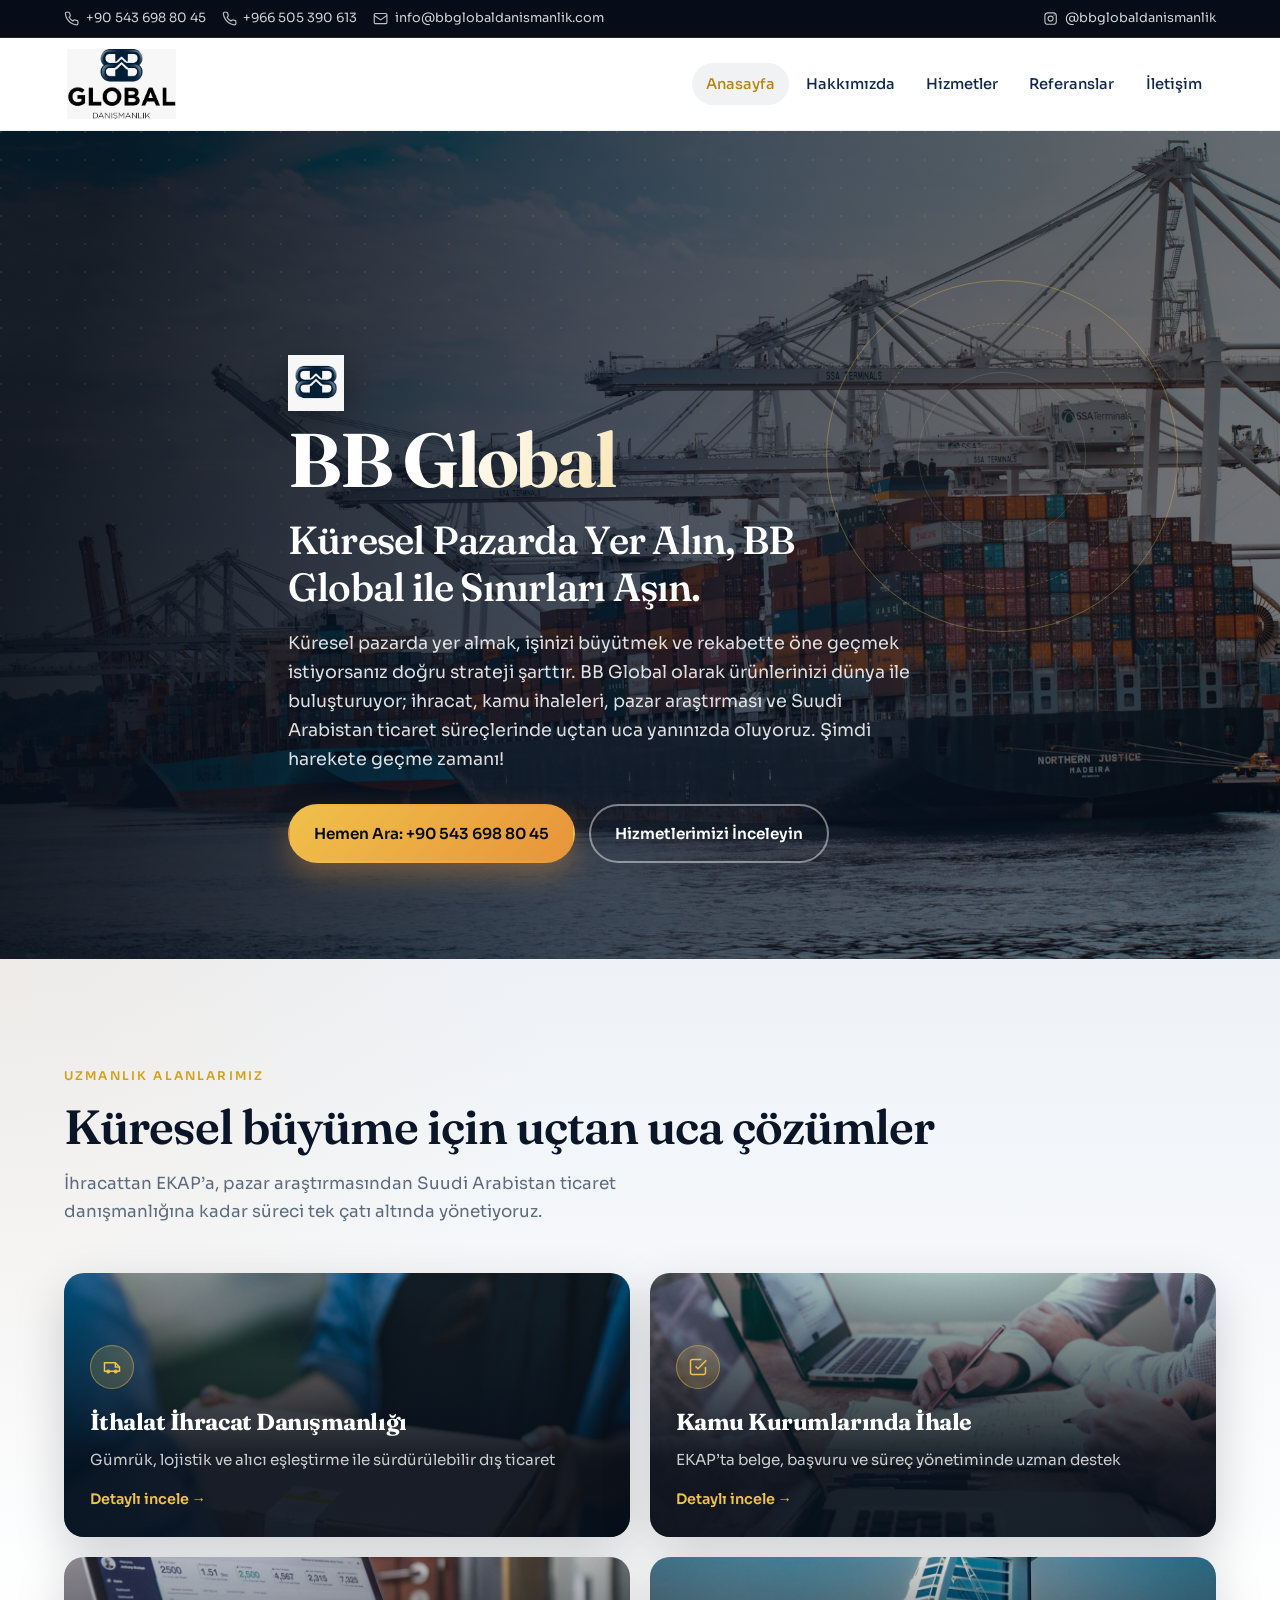
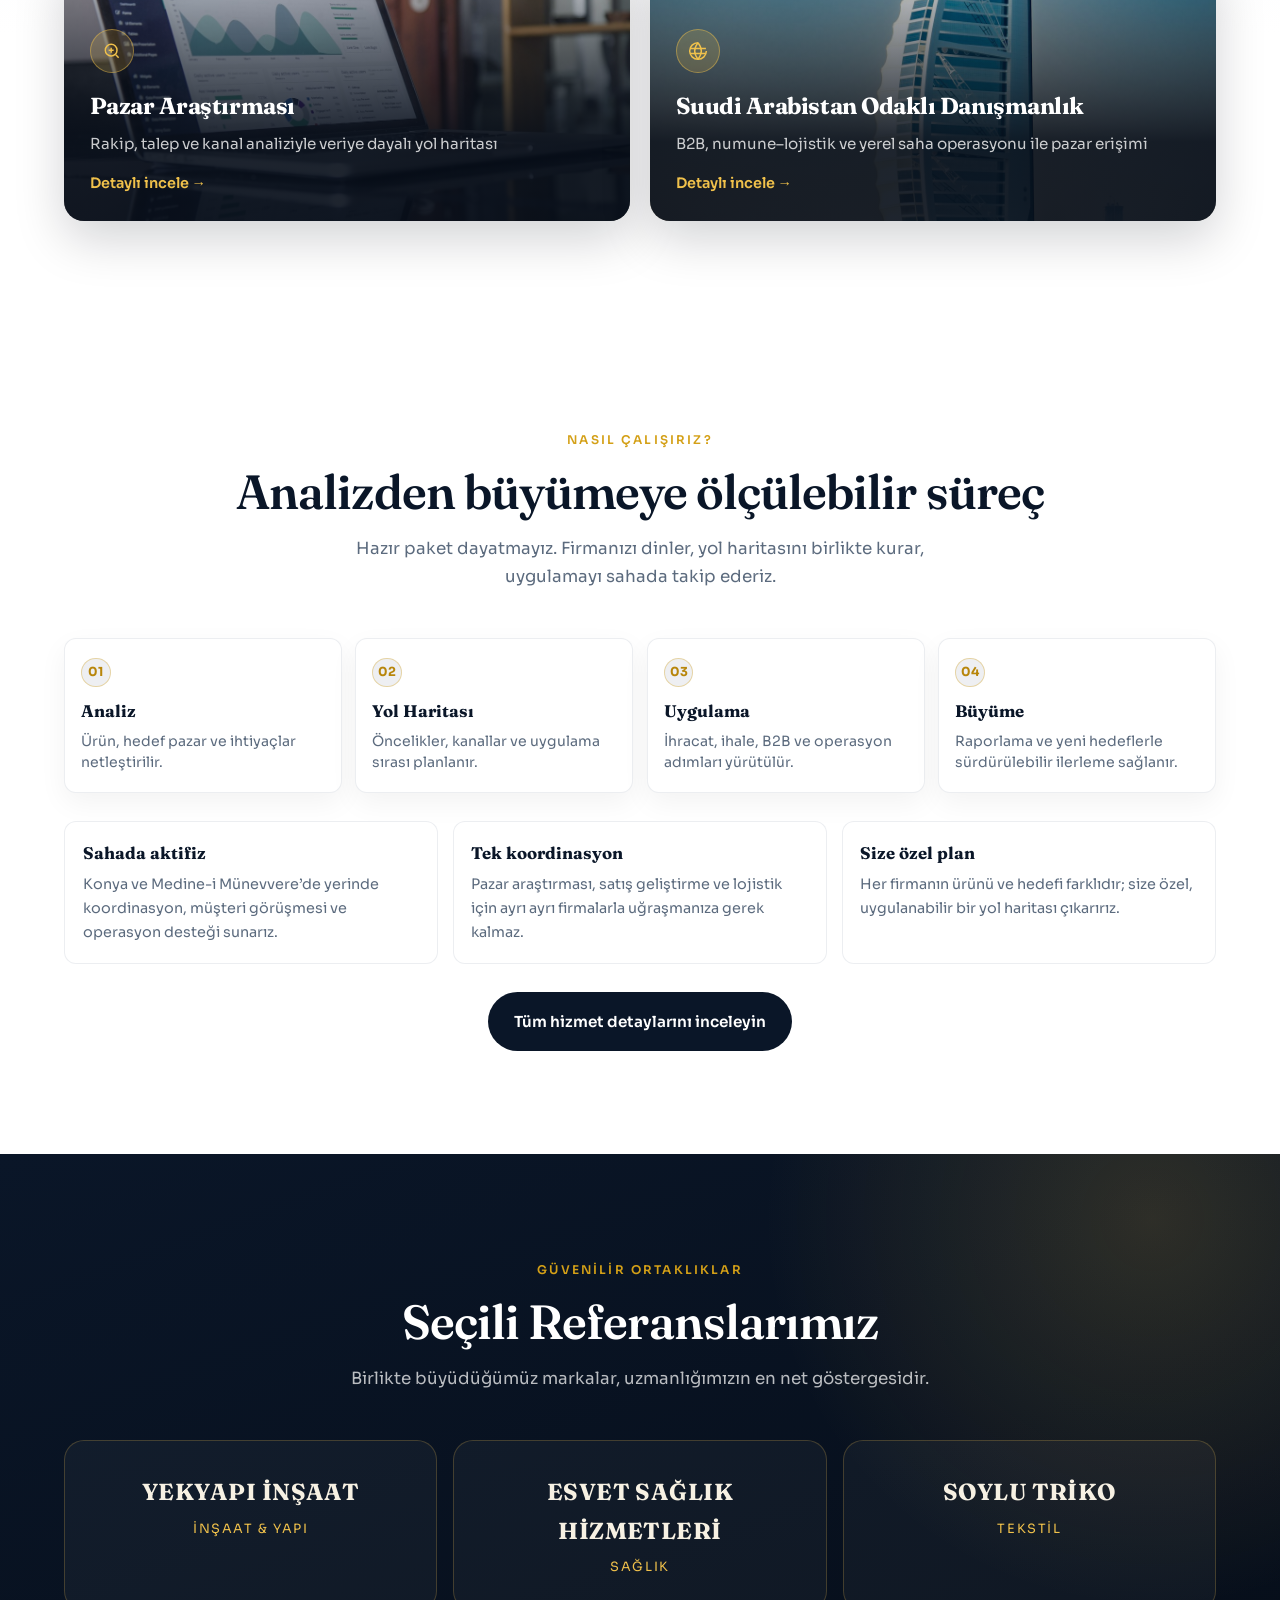
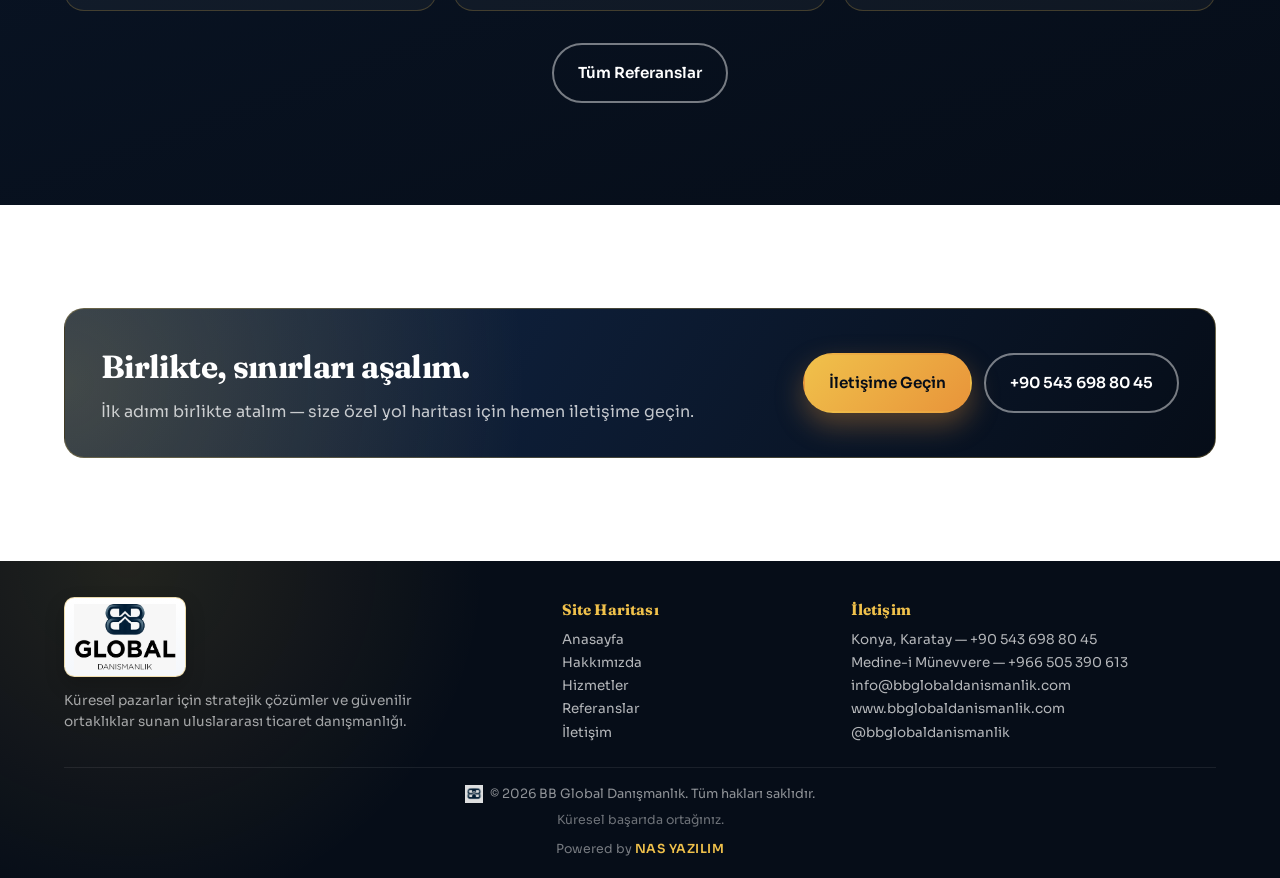
<file: index.html>
<!DOCTYPE html>
<html lang="tr">
<head>
  <meta charset="UTF-8" />
  <meta name="viewport" content="width=device-width, initial-scale=1.0" />
  <title>BB Global Danışmanlık | Küresel Ticaret ve İhracat Danışmanlığı</title>
  <meta name="description" content="BB Global Danışmanlık ile ithalat-ihracat, EKAP ihaleleri, pazar araştırması ve Suudi Arabistan odaklı ticaret danışmanlığı. Küresel pazarda yer alın, sınırları aşın." />
  <meta name="robots" content="index, follow, max-image-preview:large" />
  <meta name="theme-color" content="#0a1628" />
  <meta name="author" content="BB Global Danışmanlık" />
  <link rel="canonical" href="https://www.bbglobaldanismanlik.com/" />
  <meta property="og:type" content="website" />
  <meta property="og:locale" content="tr_TR" />
  <meta property="og:site_name" content="BB Global Danışmanlık" />
  <meta property="og:title" content="BB Global Danışmanlık | Küresel Ticaret ve İhracat Danışmanlığı" />
  <meta property="og:description" content="BB Global Danışmanlık ile ithalat-ihracat, EKAP ihaleleri, pazar araştırması ve Suudi Arabistan odaklı ticaret danışmanlığı. Küresel pazarda yer alın, sınırları aşın." />
  <meta property="og:url" content="https://www.bbglobaldanismanlik.com/" />
  <meta property="og:image" content="https://www.bbglobaldanismanlik.com/logo.png" />
  <meta name="twitter:card" content="summary" />
  <meta name="twitter:title" content="BB Global Danışmanlık | Küresel Ticaret ve İhracat Danışmanlığı" />
  <meta name="twitter:description" content="BB Global Danışmanlık ile ithalat-ihracat, EKAP ihaleleri, pazar araştırması ve Suudi Arabistan odaklı ticaret danışmanlığı. Küresel pazarda yer alın, sınırları aşın." />
  <meta name="twitter:image" content="https://www.bbglobaldanismanlik.com/logo.png" />
  <link rel="preconnect" href="https://fonts.googleapis.com" />
  <link rel="preconnect" href="https://fonts.gstatic.com" crossorigin />
  <link href="https://fonts.googleapis.com/css2?family=Fraunces:opsz,wght@9..144,500;9..144,600;9..144,700&family=Sora:wght@400;500;600;700&display=swap" rel="stylesheet" />
  <link rel="stylesheet" href="css/styles.css" />
  <link rel="icon" type="image/png" href="/logo2.png" />
  <link rel="apple-touch-icon" href="/logo2.png" />
  <link rel="manifest" href="/site.webmanifest" />
  <script type="application/ld+json">
  {
    "@context": "https://schema.org",
    "@graph": [
      {
        "@type": "Organization",
        "@id": "https://www.bbglobaldanismanlik.com/#organization",
        "name": "BB Global Danışmanlık",
        "url": "https://www.bbglobaldanismanlik.com/",
        "logo": "https://www.bbglobaldanismanlik.com/logo.png",
        "email": "info@bbglobaldanismanlik.com",
        "sameAs": ["https://www.instagram.com/bbglobaldanismanlik"],
        "contactPoint": [
          {
            "@type": "ContactPoint",
            "telephone": "+90-543-698-80-45",
            "contactType": "customer service",
            "areaServed": ["TR", "SA"],
            "availableLanguage": ["Turkish", "Arabic", "English"]
          },
          {
            "@type": "ContactPoint",
            "telephone": "+966-505-390-613",
            "contactType": "customer service",
            "areaServed": "SA",
            "availableLanguage": ["Turkish", "Arabic", "English"]
          }
        ]
      },
      {
        "@type": "WebSite",
        "@id": "https://www.bbglobaldanismanlik.com/#website",
        "url": "https://www.bbglobaldanismanlik.com/",
        "name": "BB Global Danışmanlık",
        "publisher": { "@id": "https://www.bbglobaldanismanlik.com/#organization" },
        "inLanguage": "tr-TR"
      }
    ]
  }
  </script>
</head>
<body>
  <a class="skip-link" href="#main">İçeriğe geç</a>
  <div class="topbar">
    <div class="container topbar__inner">
      <div class="topbar__contacts">
        <a href="tel:+905436988045"><svg viewBox="0 0 24 24" fill="none" stroke="currentColor" stroke-width="1.8"><path d="M22 16.92v3a2 2 0 0 1-2.18 2 19.79 19.79 0 0 1-8.63-3.07 19.5 19.5 0 0 1-6-6A19.79 19.79 0 0 1 2.12 4.18 2 2 0 0 1 4.11 2h3a2 2 0 0 1 2 1.72c.13.96.36 1.9.7 2.81a2 2 0 0 1-.45 2.11L8.09 9.91a16 16 0 0 0 6 6l1.27-1.27a2 2 0 0 1 2.11-.45c.91.34 1.85.57 2.81.7A2 2 0 0 1 22 16.92z"/></svg>+90 543 698 80 45</a>
        <a href="tel:+966505390613" class="hide-sm"><svg viewBox="0 0 24 24" fill="none" stroke="currentColor" stroke-width="1.8"><path d="M22 16.92v3a2 2 0 0 1-2.18 2 19.79 19.79 0 0 1-8.63-3.07 19.5 19.5 0 0 1-6-6A19.79 19.79 0 0 1 2.12 4.18 2 2 0 0 1 4.11 2h3a2 2 0 0 1 2 1.72c.13.96.36 1.9.7 2.81a2 2 0 0 1-.45 2.11L8.09 9.91a16 16 0 0 0 6 6l1.27-1.27a2 2 0 0 1 2.11-.45c.91.34 1.85.57 2.81.7A2 2 0 0 1 22 16.92z"/></svg>+966 505 390 613</a>
        <a href="mailto:info@bbglobaldanismanlik.com"><svg viewBox="0 0 24 24" fill="none" stroke="currentColor" stroke-width="1.8"><rect x="2" y="4" width="20" height="16" rx="2"/><path d="m22 7-10 7L2 7"/></svg>info@bbglobaldanismanlik.com</a>
      </div>
      <div class="topbar__social">
        <a href="https://www.instagram.com/bbglobaldanismanlik" target="_blank" rel="noopener noreferrer"><svg viewBox="0 0 24 24" fill="none" stroke="currentColor" stroke-width="1.8"><rect x="3" y="3" width="18" height="18" rx="5"/><circle cx="12" cy="12" r="4"/><circle cx="17.5" cy="6.5" r="1" fill="currentColor" stroke="none"/></svg>@bbglobaldanismanlik</a>
      </div>
    </div>
  </div>

  <header class="site-header">
    <div class="container site-header__inner">
      <a class="logo" href="/" aria-label="BB Global Danışmanlık Anasayfa"><img class="logo__img" src="logo.png" alt="BB Global Danışmanlık" width="160" height="120" /></a>
      <nav class="nav" aria-label="Ana menü">
        <a class="is-active" href="/">Anasayfa</a>
        <a href="/hakkimizda">Hakkımızda</a>
        <a href="/hizmetler">Hizmetler</a>
        <a href="/referanslar">Referanslar</a>
        <a href="/iletisim">İletişim</a>
      </nav>
      <button class="nav-toggle" type="button" aria-label="Menüyü aç" aria-expanded="false">
        <span></span><span></span><span></span>
      </button>
    </div>
  </header>

  <main id="main">
    <section class="hero">
      <div class="hero__media" aria-hidden="true">
        <img src="assets/images/hero-cargo.jpg" alt="" width="1920" height="1080" fetchpriority="high" />
      </div>
      <div class="hero__shade" aria-hidden="true"></div>
      <div class="hero__pattern" aria-hidden="true"></div>
      <div class="hero__ring" aria-hidden="true"></div>
      <div class="container hero__content">
        <img class="hero__mark" src="logo2.png" alt="" width="72" height="72" />
        <p class="hero__brand">BB Global</p>
        <h1>Küresel Pazarda Yer Alın, BB Global ile Sınırları Aşın.</h1>
        <p class="hero__lead">Küresel pazarda yer almak, işinizi büyütmek ve rekabette öne geçmek istiyorsanız doğru strateji şarttır. BB Global olarak ürünlerinizi dünya ile buluşturuyor; ihracat, kamu ihaleleri, pazar araştırması ve Suudi Arabistan ticaret süreçlerinde uçtan uca yanınızda oluyoruz. Şimdi harekete geçme zamanı!</p>
        <div class="hero__actions">
          <a class="btn btn--gold" href="tel:+905436988045">Hemen Ara: +90 543 698 80 45</a>
          <a class="btn btn--outline" href="/hizmetler">Hizmetlerimizi İnceleyin</a>
        </div>
      </div>
    </section>

    <section class="section section--fog">
      <div class="container">
        <div class="section__head reveal">
          <span class="eyebrow">Uzmanlık Alanlarımız</span>
          <h2 class="section-title">Küresel büyüme için uçtan uca çözümler</h2>
          <p class="section-lead">İhracattan EKAP’a, pazar araştırmasından Suudi Arabistan ticaret danışmanlığına kadar süreci tek çatı altında yönetiyoruz.</p>
        </div>
        <div class="service-grid">
          <a class="service-panel reveal" href="/hizmetler#ithalat-ihracat">
            <div class="service-panel__bg"><img src="assets/images/service-export.jpg" alt="" loading="lazy" /></div>
            <div class="service-panel__shade"></div>
            <div class="service-panel__icon" aria-hidden="true">
              <svg viewBox="0 0 24 24"><path d="M3 7h13l5 5v5H3z"/><path d="M16 7v5h5"/><circle cx="7.5" cy="17.5" r="1.5"/><circle cx="16.5" cy="17.5" r="1.5"/></svg>
            </div>
            <h3>İthalat İhracat Danışmanlığı</h3>
            <p>Gümrük, lojistik ve alıcı eşleştirme ile sürdürülebilir dış ticaret</p>
            <span class="service-panel__link">Detaylı incele →</span>
          </a>
          <a class="service-panel reveal" href="/hizmetler#ekap">
            <div class="service-panel__bg"><img src="assets/images/service-tender.jpg" alt="" loading="lazy" /></div>
            <div class="service-panel__shade"></div>
            <div class="service-panel__icon" aria-hidden="true">
              <svg viewBox="0 0 24 24"><path d="M9 11l3 3L22 4"/><path d="M21 12v7a2 2 0 0 1-2 2H5a2 2 0 0 1-2-2V5a2 2 0 0 1 2-2h11"/></svg>
            </div>
            <h3>Kamu Kurumlarında İhale</h3>
            <p>EKAP’ta belge, başvuru ve süreç yönetiminde uzman destek</p>
            <span class="service-panel__link">Detaylı incele →</span>
          </a>
          <a class="service-panel reveal" href="/hizmetler#pazar-arastirmasi">
            <div class="service-panel__bg"><img src="assets/images/service-research.jpg" alt="" loading="lazy" /></div>
            <div class="service-panel__shade"></div>
            <div class="service-panel__icon" aria-hidden="true">
              <svg viewBox="0 0 24 24"><circle cx="11" cy="11" r="7"/><path d="m20 20-3.5-3.5"/><path d="M8 11h6M11 8v6"/></svg>
            </div>
            <h3>Pazar Araştırması</h3>
            <p>Rakip, talep ve kanal analiziyle veriye dayalı yol haritası</p>
            <span class="service-panel__link">Detaylı incele →</span>
          </a>
          <a class="service-panel reveal" href="/hizmetler#suudi-arabistan">
            <div class="service-panel__bg"><img src="assets/images/service-saudi.jpg" alt="" loading="lazy" /></div>
            <div class="service-panel__shade"></div>
            <div class="service-panel__icon" aria-hidden="true">
              <svg viewBox="0 0 24 24"><path d="M12 2a10 10 0 1 0 10 10"/><path d="M12 2c2.5 3.5 4 7 4 10s-1.5 6.5-4 10"/><path d="M12 2C9.5 5.5 8 9 8 12s1.5 6.5 4 10"/><path d="M2.5 9h19M2.5 15h19"/></svg>
            </div>
            <h3>Suudi Arabistan Odaklı Danışmanlık</h3>
            <p>B2B, numune–lojistik ve yerel saha operasyonu ile pazar erişimi</p>
            <span class="service-panel__link">Detaylı incele →</span>
          </a>
        </div>
      </div>
    </section>

    <section class="section">
      <div class="container">
        <div class="section__head section__head--center reveal">
          <span class="eyebrow">Nasıl Çalışırız?</span>
          <h2 class="section-title">Analizden büyümeye ölçülebilir süreç</h2>
          <p class="section-lead">Hazır paket dayatmayız. Firmanızı dinler, yol haritasını birlikte kurar, uygulamayı sahada takip ederiz.</p>
        </div>
        <div class="process-track reveal">
          <article class="process-step">
            <span class="process-step__num">01</span>
            <h3>Analiz</h3>
            <p>Ürün, hedef pazar ve ihtiyaçlar netleştirilir.</p>
          </article>
          <article class="process-step">
            <span class="process-step__num">02</span>
            <h3>Yol Haritası</h3>
            <p>Öncelikler, kanallar ve uygulama sırası planlanır.</p>
          </article>
          <article class="process-step">
            <span class="process-step__num">03</span>
            <h3>Uygulama</h3>
            <p>İhracat, ihale, B2B ve operasyon adımları yürütülür.</p>
          </article>
          <article class="process-step">
            <span class="process-step__num">04</span>
            <h3>Büyüme</h3>
            <p>Raporlama ve yeni hedeflerle sürdürülebilir ilerleme sağlanır.</p>
          </article>
        </div>
        <div class="why-grid reveal" style="margin-top:1.75rem">
          <article class="why-item">
            <h3>Sahada aktifiz</h3>
            <p>Konya ve Medine-i Münevvere’de yerinde koordinasyon, müşteri görüşmesi ve operasyon desteği sunarız.</p>
          </article>
          <article class="why-item">
            <h3>Tek koordinasyon</h3>
            <p>Pazar araştırması, satış geliştirme ve lojistik için ayrı ayrı firmalarla uğraşmanıza gerek kalmaz.</p>
          </article>
          <article class="why-item">
            <h3>Size özel plan</h3>
            <p>Her firmanın ürünü ve hedefi farklıdır; size özel, uygulanabilir bir yol haritası çıkarırız.</p>
          </article>
        </div>
        <div style="text-align:center;margin-top:1.75rem" class="reveal">
          <a class="btn btn--navy" href="/hizmetler">Tüm hizmet detaylarını inceleyin</a>
        </div>
      </div>
    </section>

    <section class="section section--navy">
      <div class="container">
        <div class="section__head section__head--center reveal">
          <span class="eyebrow">Güvenilir Ortaklıklar</span>
          <h2 class="section-title">Seçili Referanslarımız</h2>
          <p class="section-lead">Birlikte büyüdüğümüz markalar, uzmanlığımızın en net göstergesidir.</p>
        </div>
        <div class="ref-strip reveal">
          <div class="ref-item">
            <strong>YEKYAPI İNŞAAT</strong>
            <span>İnşaat &amp; Yapı</span>
          </div>
          <div class="ref-item">
            <strong>ESVET SAĞLIK HİZMETLERİ</strong>
            <span>Sağlık</span>
          </div>
          <div class="ref-item">
            <strong>SOYLU TRİKO</strong>
            <span>Tekstil</span>
          </div>
        </div>
        <div style="text-align:center;margin-top:2rem" class="reveal">
          <a class="btn btn--outline" href="/referanslar">Tüm Referanslar</a>
        </div>
      </div>
    </section>

    <section class="section">
      <div class="container">
        <div class="cta-band reveal">
          <div>
            <h2>Birlikte, sınırları aşalım.</h2>
            <p>İlk adımı birlikte atalım — size özel yol haritası için hemen iletişime geçin.</p>
          </div>
          <div style="display:flex;flex-wrap:wrap;gap:.75rem">
            <a class="btn btn--gold" href="/iletisim">İletişime Geçin</a>
            <a class="btn btn--outline" href="tel:+905436988045">+90 543 698 80 45</a>
          </div>
        </div>
      </div>
    </section>
  </main>

  <footer class="site-footer">
    <div class="container footer-grid">
      <div class="footer-brand">
        <a class="logo" href="/" aria-label="BB Global Danışmanlık Anasayfa"><img class="logo__img" src="logo.png" alt="BB Global Danışmanlık" width="160" height="120" /></a>
        <p>Küresel pazarlar için stratejik çözümler ve güvenilir ortaklıklar sunan uluslararası ticaret danışmanlığı.</p>
      </div>
      <div class="footer-col">
        <h3>Site Haritası</h3>
        <ul>
          <li><a href="/">Anasayfa</a></li>
          <li><a href="/hakkimizda">Hakkımızda</a></li>
          <li><a href="/hizmetler">Hizmetler</a></li>
          <li><a href="/referanslar">Referanslar</a></li>
          <li><a href="/iletisim">İletişim</a></li>
        </ul>
      </div>
      <div class="footer-col">
        <h3>İletişim</h3>
        <ul>
          <li>Konya, Karatay — <a href="tel:+905436988045">+90 543 698 80 45</a></li>
          <li>Medine-i Münevvere — <a href="tel:+966505390613">+966 505 390 613</a></li>
          <li><a href="mailto:info@bbglobaldanismanlik.com">info@bbglobaldanismanlik.com</a></li>
          <li><a href="https://www.bbglobaldanismanlik.com" target="_blank" rel="noopener noreferrer">www.bbglobaldanismanlik.com</a></li>
          <li><a href="https://www.instagram.com/bbglobaldanismanlik" target="_blank" rel="noopener noreferrer">@bbglobaldanismanlik</a></li>
        </ul>
      </div>
    </div>
    <div class="container footer-bottom">
      <div class="footer-bottom__inner">
        <p class="footer-copy"><img src="logo2.png" alt="" width="18" height="18" /><span>© <span id="y"></span> BB Global Danışmanlık. Tüm hakları saklıdır.</span></p>
        <p class="footer-tagline">Küresel başarıda ortağınız.</p>
        <p class="footer-powered">Powered by <a href="https://nas-yazilim.vercel.app/" target="_blank" rel="noopener noreferrer">NAS YAZILIM</a></p>
      </div>
    </div>
  </footer>
  <script>document.getElementById("y").textContent = new Date().getFullYear();</script>
  <script src="js/main.js"></script>
</body>
</html>
</file>
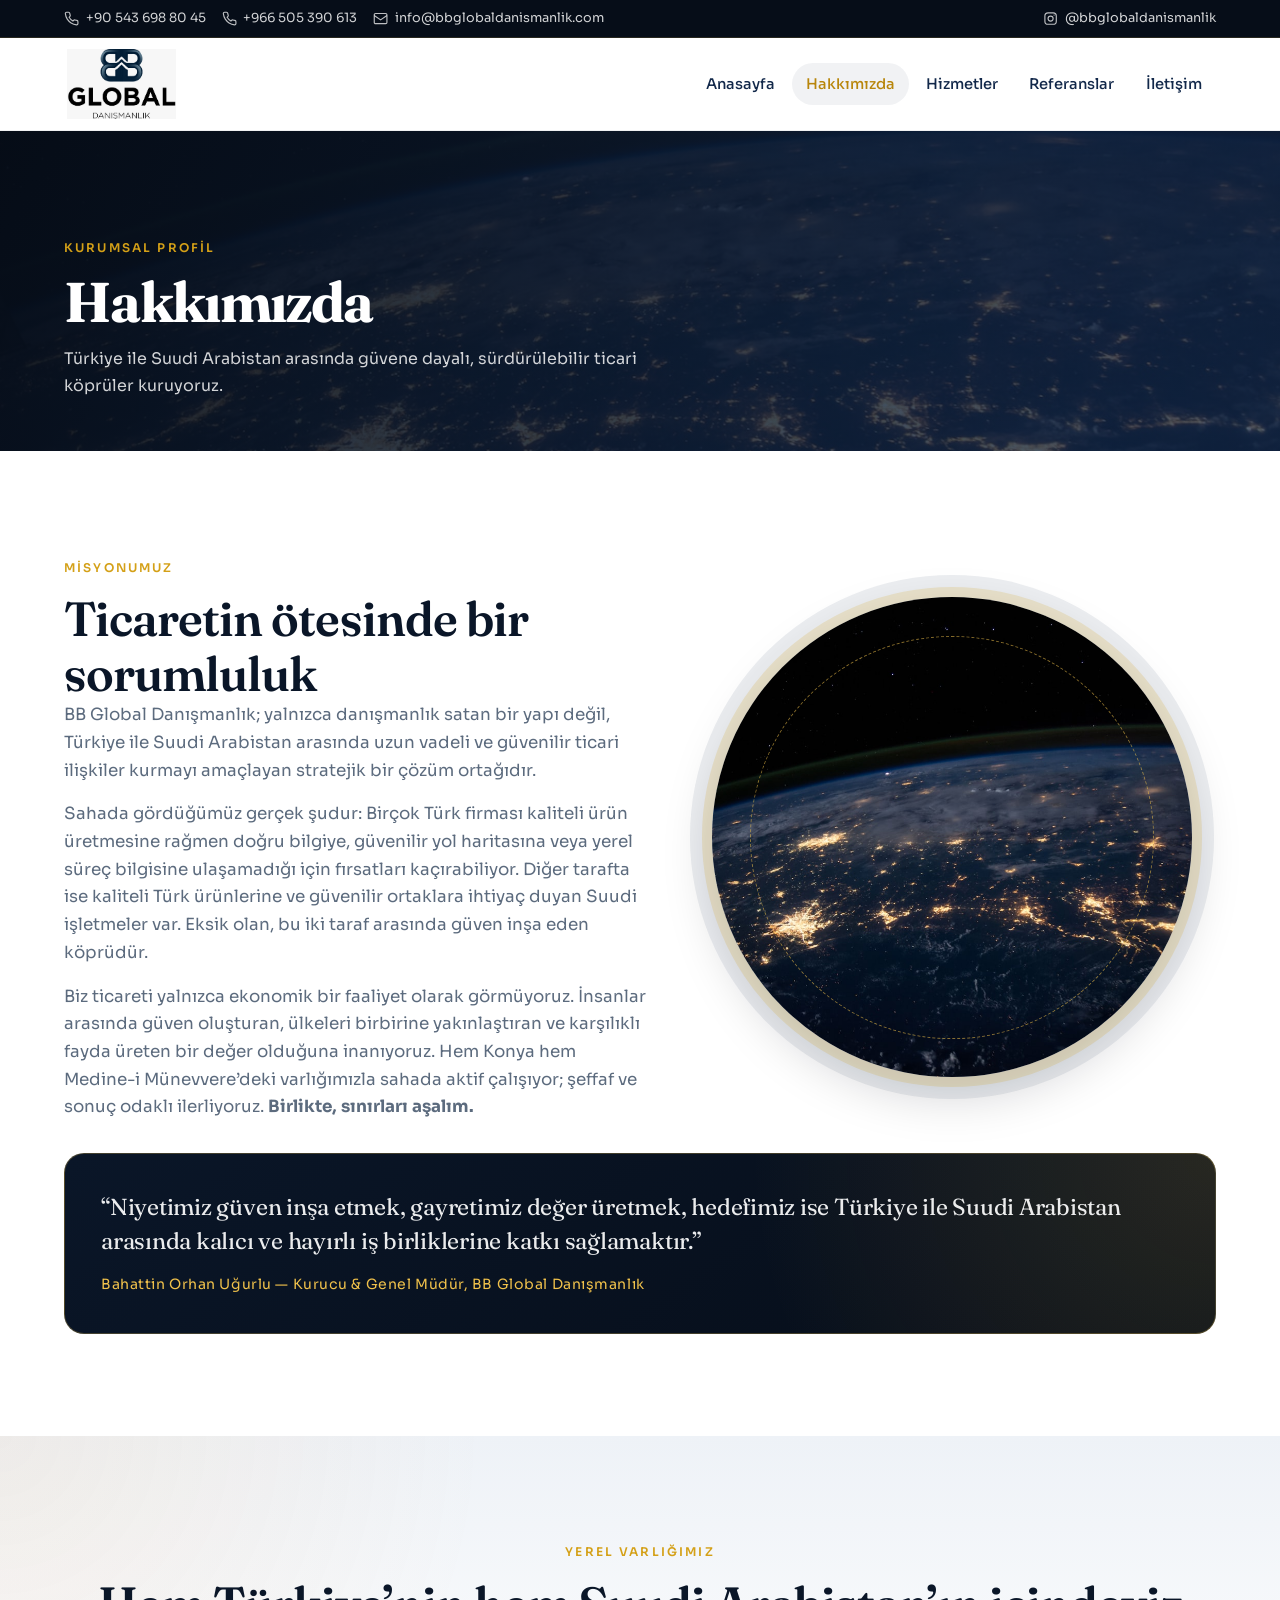
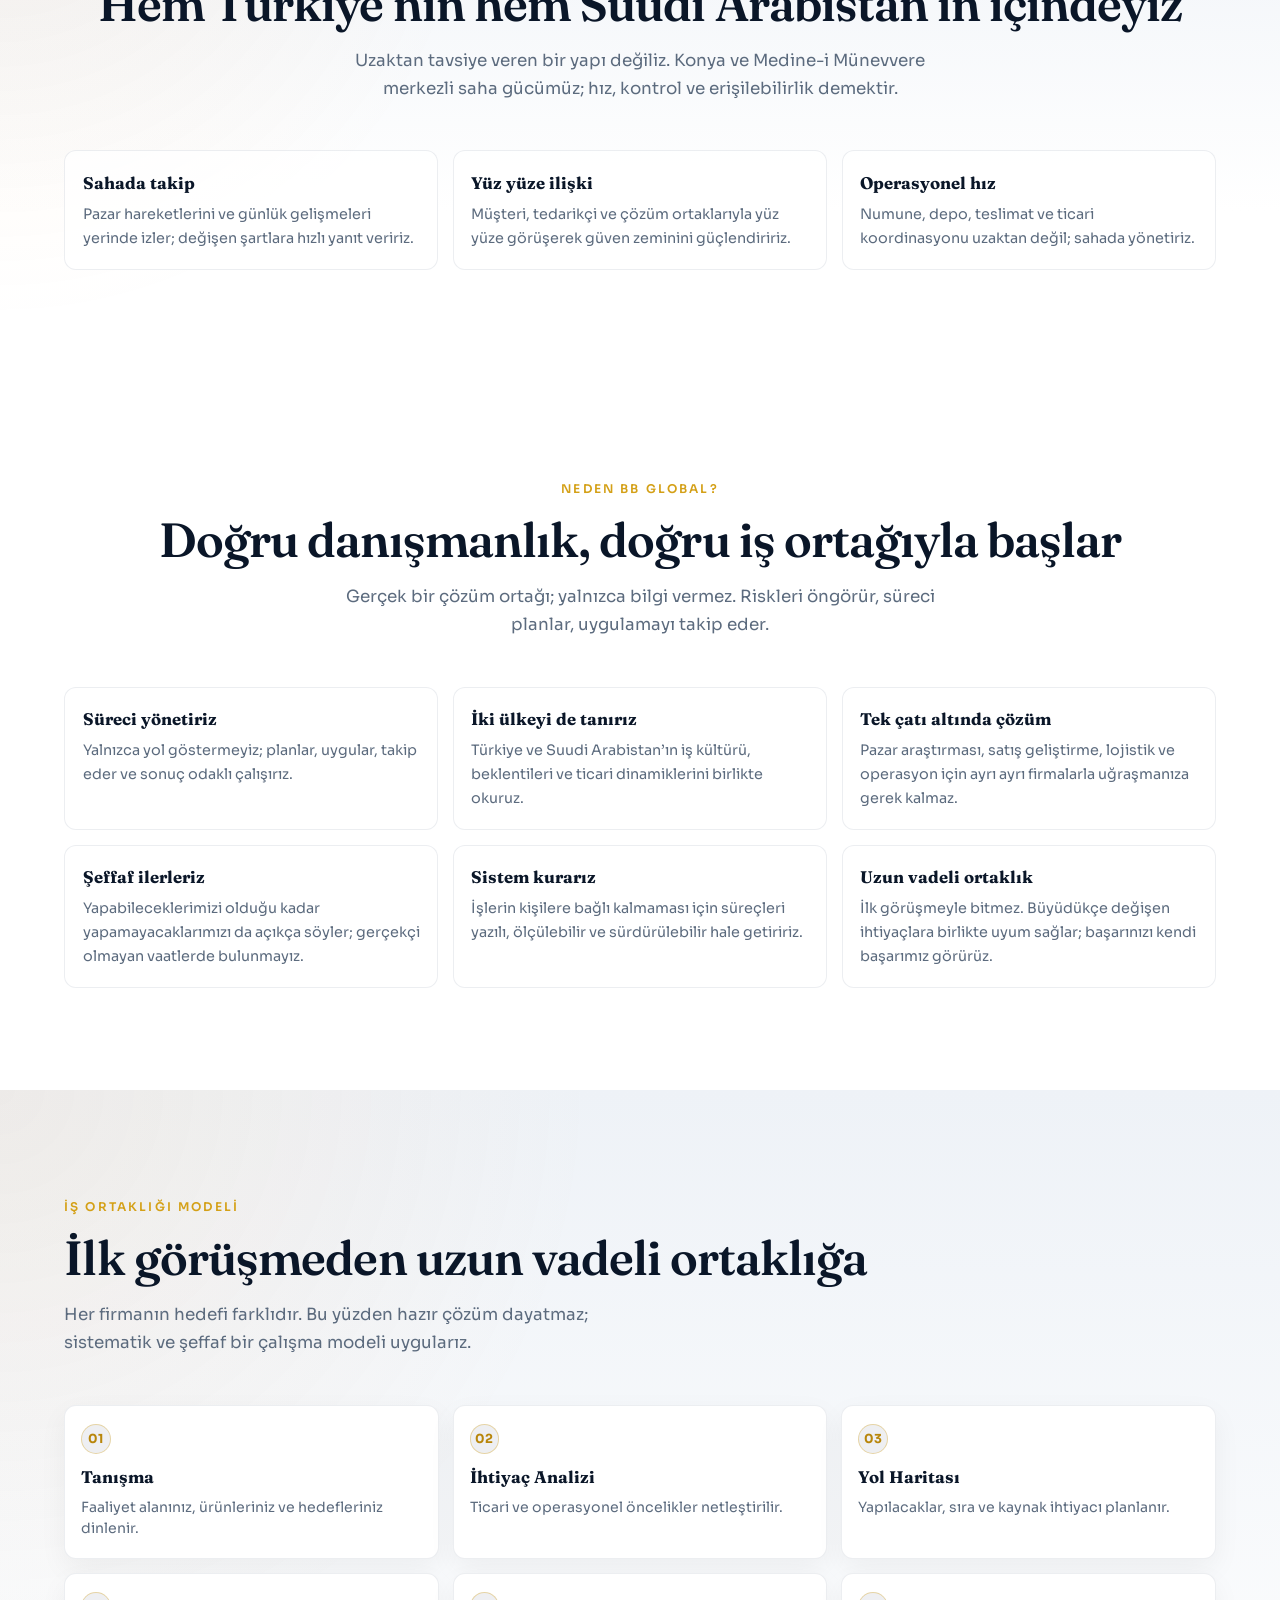
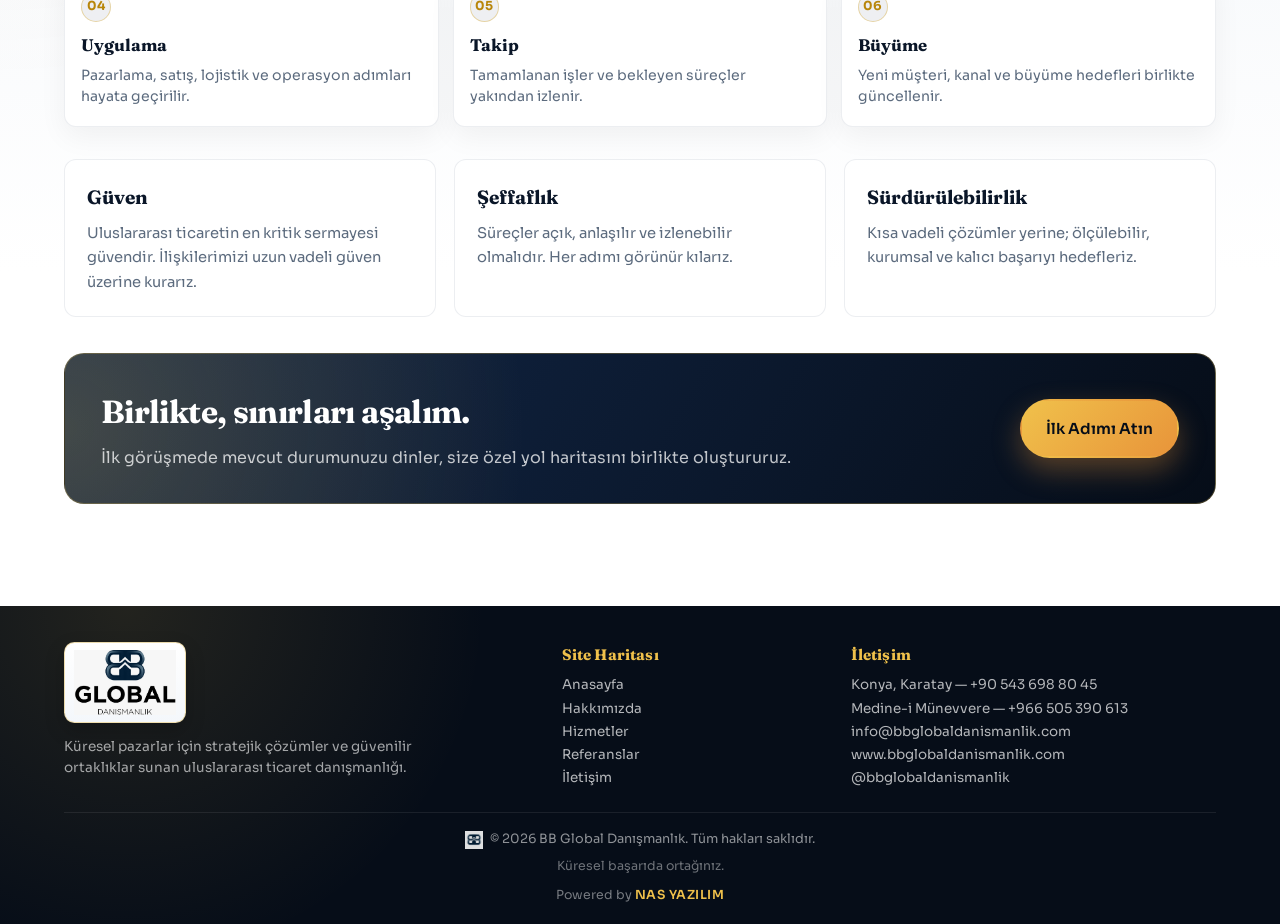
<file: hakkimizda.html>
<!DOCTYPE html>
<html lang="tr">
<head>
  <meta charset="UTF-8" />
  <meta name="viewport" content="width=device-width, initial-scale=1.0" />
  <title>Hakkımızda | BB Global Danışmanlık</title>
  <meta name="description" content="BB Global Danışmanlık: Türkiye-Suudi Arabistan ticaret ve iş geliştirme danışmanlığı. Konya ve Medine-i Münevvere merkezli güvenilir ortaklık." />
  <meta name="robots" content="index, follow, max-image-preview:large" />
  <meta name="theme-color" content="#0a1628" />
  <meta name="author" content="BB Global Danışmanlık" />
  <link rel="canonical" href="https://www.bbglobaldanismanlik.com/hakkimizda" />
  <meta property="og:type" content="website" />
  <meta property="og:locale" content="tr_TR" />
  <meta property="og:site_name" content="BB Global Danışmanlık" />
  <meta property="og:title" content="Hakkımızda | BB Global Danışmanlık" />
  <meta property="og:description" content="BB Global Danışmanlık: Türkiye-Suudi Arabistan ticaret ve iş geliştirme danışmanlığı. Konya ve Medine-i Münevvere merkezli güvenilir ortaklık." />
  <meta property="og:url" content="https://www.bbglobaldanismanlik.com/hakkimizda" />
  <meta property="og:image" content="https://www.bbglobaldanismanlik.com/logo.png" />
  <meta name="twitter:card" content="summary" />
  <meta name="twitter:title" content="Hakkımızda | BB Global Danışmanlık" />
  <meta name="twitter:description" content="BB Global Danışmanlık: Türkiye-Suudi Arabistan ticaret ve iş geliştirme danışmanlığı. Konya ve Medine-i Münevvere merkezli güvenilir ortaklık." />
  <meta name="twitter:image" content="https://www.bbglobaldanismanlik.com/logo.png" />
  <link rel="preconnect" href="https://fonts.googleapis.com" />
  <link rel="preconnect" href="https://fonts.gstatic.com" crossorigin />
  <link href="https://fonts.googleapis.com/css2?family=Fraunces:opsz,wght@9..144,500;9..144,600;9..144,700&family=Sora:wght@400;500;600;700&display=swap" rel="stylesheet" />
  <link rel="stylesheet" href="css/styles.css" />
  <link rel="icon" type="image/png" href="/logo2.png" />
  <link rel="apple-touch-icon" href="/logo2.png" />
  <link rel="manifest" href="/site.webmanifest" />
  <script type="application/ld+json">
  {
    "@context": "https://schema.org",
    "@graph": [
      {
        "@type": "Organization",
        "@id": "https://www.bbglobaldanismanlik.com/#organization",
        "name": "BB Global Danışmanlık",
        "url": "https://www.bbglobaldanismanlik.com/",
        "logo": "https://www.bbglobaldanismanlik.com/logo.png",
        "email": "info@bbglobaldanismanlik.com",
        "sameAs": ["https://www.instagram.com/bbglobaldanismanlik"],
        "contactPoint": [
          {
            "@type": "ContactPoint",
            "telephone": "+90-543-698-80-45",
            "contactType": "customer service",
            "areaServed": ["TR", "SA"],
            "availableLanguage": ["Turkish", "Arabic", "English"]
          },
          {
            "@type": "ContactPoint",
            "telephone": "+966-505-390-613",
            "contactType": "customer service",
            "areaServed": "SA",
            "availableLanguage": ["Turkish", "Arabic", "English"]
          }
        ]
      },
      {
        "@type": "WebSite",
        "@id": "https://www.bbglobaldanismanlik.com/#website",
        "url": "https://www.bbglobaldanismanlik.com/",
        "name": "BB Global Danışmanlık",
        "publisher": { "@id": "https://www.bbglobaldanismanlik.com/#organization" },
        "inLanguage": "tr-TR"
      }
    ]
  }
  </script>
</head>
<body>
  <a class="skip-link" href="#main">İçeriğe geç</a>
  <div class="topbar">
    <div class="container topbar__inner">
      <div class="topbar__contacts">
        <a href="tel:+905436988045"><svg viewBox="0 0 24 24" fill="none" stroke="currentColor" stroke-width="1.8"><path d="M22 16.92v3a2 2 0 0 1-2.18 2 19.79 19.79 0 0 1-8.63-3.07 19.5 19.5 0 0 1-6-6A19.79 19.79 0 0 1 2.12 4.18 2 2 0 0 1 4.11 2h3a2 2 0 0 1 2 1.72c.13.96.36 1.9.7 2.81a2 2 0 0 1-.45 2.11L8.09 9.91a16 16 0 0 0 6 6l1.27-1.27a2 2 0 0 1 2.11-.45c.91.34 1.85.57 2.81.7A2 2 0 0 1 22 16.92z"/></svg>+90 543 698 80 45</a>
        <a href="tel:+966505390613" class="hide-sm"><svg viewBox="0 0 24 24" fill="none" stroke="currentColor" stroke-width="1.8"><path d="M22 16.92v3a2 2 0 0 1-2.18 2 19.79 19.79 0 0 1-8.63-3.07 19.5 19.5 0 0 1-6-6A19.79 19.79 0 0 1 2.12 4.18 2 2 0 0 1 4.11 2h3a2 2 0 0 1 2 1.72c.13.96.36 1.9.7 2.81a2 2 0 0 1-.45 2.11L8.09 9.91a16 16 0 0 0 6 6l1.27-1.27a2 2 0 0 1 2.11-.45c.91.34 1.85.57 2.81.7A2 2 0 0 1 22 16.92z"/></svg>+966 505 390 613</a>
        <a href="mailto:info@bbglobaldanismanlik.com"><svg viewBox="0 0 24 24" fill="none" stroke="currentColor" stroke-width="1.8"><rect x="2" y="4" width="20" height="16" rx="2"/><path d="m22 7-10 7L2 7"/></svg>info@bbglobaldanismanlik.com</a>
      </div>
      <div class="topbar__social">
        <a href="https://www.instagram.com/bbglobaldanismanlik" target="_blank" rel="noopener noreferrer"><svg viewBox="0 0 24 24" fill="none" stroke="currentColor" stroke-width="1.8"><rect x="3" y="3" width="18" height="18" rx="5"/><circle cx="12" cy="12" r="4"/><circle cx="17.5" cy="6.5" r="1" fill="currentColor" stroke="none"/></svg>@bbglobaldanismanlik</a>
      </div>
    </div>
  </div>

  <header class="site-header">
    <div class="container site-header__inner">
      <a class="logo" href="/" aria-label="BB Global Danışmanlık Anasayfa"><img class="logo__img" src="logo.png" alt="BB Global Danışmanlık" width="160" height="120" /></a>
      <nav class="nav" aria-label="Ana menü">
        <a href="/">Anasayfa</a>
        <a class="is-active" href="/hakkimizda">Hakkımızda</a>
        <a href="/hizmetler">Hizmetler</a>
        <a href="/referanslar">Referanslar</a>
        <a href="/iletisim">İletişim</a>
      </nav>
      <button class="nav-toggle" type="button" aria-label="Menüyü aç" aria-expanded="false"><span></span><span></span><span></span></button>
    </div>
  </header>

  <main id="main">
    <section class="page-hero">
      <div class="page-hero__media" aria-hidden="true">
        <img src="assets/images/about-network.jpg" alt="" />
      </div>
      <div class="page-hero__shade"></div>
      <div class="container page-hero__content">
        <span class="eyebrow">Kurumsal Profil</span>
        <h1>Hakkımızda</h1>
        <p>Türkiye ile Suudi Arabistan arasında güvene dayalı, sürdürülebilir ticari köprüler kuruyoruz.</p>
      </div>
    </section>

    <section class="section">
      <div class="container about-grid">
        <div class="about-copy reveal">
          <span class="eyebrow">Misyonumuz</span>
          <h2 class="section-title">Ticaretin ötesinde bir sorumluluk</h2>
          <p>BB Global Danışmanlık; yalnızca danışmanlık satan bir yapı değil, Türkiye ile Suudi Arabistan arasında uzun vadeli ve güvenilir ticari ilişkiler kurmayı amaçlayan stratejik bir çözüm ortağıdır.</p>
          <p>Sahada gördüğümüz gerçek şudur: Birçok Türk firması kaliteli ürün üretmesine rağmen doğru bilgiye, güvenilir yol haritasına veya yerel süreç bilgisine ulaşamadığı için fırsatları kaçırabiliyor. Diğer tarafta ise kaliteli Türk ürünlerine ve güvenilir ortaklara ihtiyaç duyan Suudi işletmeler var. Eksik olan, bu iki taraf arasında güven inşa eden köprüdür.</p>
          <p>Biz ticareti yalnızca ekonomik bir faaliyet olarak görmüyoruz. İnsanlar arasında güven oluşturan, ülkeleri birbirine yakınlaştıran ve karşılıklı fayda üreten bir değer olduğuna inanıyoruz. Hem Konya hem Medine-i Münevvere’deki varlığımızla sahada aktif çalışıyor; şeffaf ve sonuç odaklı ilerliyoruz. <strong>Birlikte, sınırları aşalım.</strong></p>
        </div>
        <div class="about-visual reveal" aria-hidden="true">
          <img src="assets/images/about-network.jpg" alt="" />
          <div class="about-visual__ring"></div>
        </div>
      </div>
      <div class="container">
        <div class="quote-panel reveal">
          <p>“Niyetimiz güven inşa etmek, gayretimiz değer üretmek, hedefimiz ise Türkiye ile Suudi Arabistan arasında kalıcı ve hayırlı iş birliklerine katkı sağlamaktır.”</p>
          <cite>Bahattin Orhan Uğurlu — Kurucu &amp; Genel Müdür, BB Global Danışmanlık</cite>
        </div>
      </div>
    </section>

    <section class="section section--fog">
      <div class="container">
        <div class="section__head section__head--center reveal">
          <span class="eyebrow">Yerel Varlığımız</span>
          <h2 class="section-title">Hem Türkiye’nin hem Suudi Arabistan’ın içindeyiz</h2>
          <p class="section-lead">Uzaktan tavsiye veren bir yapı değiliz. Konya ve Medine-i Münevvere merkezli saha gücümüz; hız, kontrol ve erişilebilirlik demektir.</p>
        </div>
        <div class="why-grid">
          <article class="why-item reveal">
            <h3>Sahada takip</h3>
            <p>Pazar hareketlerini ve günlük gelişmeleri yerinde izler; değişen şartlara hızlı yanıt veririz.</p>
          </article>
          <article class="why-item reveal">
            <h3>Yüz yüze ilişki</h3>
            <p>Müşteri, tedarikçi ve çözüm ortaklarıyla yüz yüze görüşerek güven zeminini güçlendiririz.</p>
          </article>
          <article class="why-item reveal">
            <h3>Operasyonel hız</h3>
            <p>Numune, depo, teslimat ve ticari koordinasyonu uzaktan değil; sahada yönetiriz.</p>
          </article>
        </div>
      </div>
    </section>

    <section class="section">
      <div class="container">
        <div class="section__head section__head--center reveal">
          <span class="eyebrow">Neden BB Global?</span>
          <h2 class="section-title">Doğru danışmanlık, doğru iş ortağıyla başlar</h2>
          <p class="section-lead">Gerçek bir çözüm ortağı; yalnızca bilgi vermez. Riskleri öngörür, süreci planlar, uygulamayı takip eder.</p>
        </div>
        <div class="why-grid">
          <article class="why-item reveal">
            <h3>Süreci yönetiriz</h3>
            <p>Yalnızca yol göstermeyiz; planlar, uygular, takip eder ve sonuç odaklı çalışırız.</p>
          </article>
          <article class="why-item reveal">
            <h3>İki ülkeyi de tanırız</h3>
            <p>Türkiye ve Suudi Arabistan’ın iş kültürü, beklentileri ve ticari dinamiklerini birlikte okuruz.</p>
          </article>
          <article class="why-item reveal">
            <h3>Tek çatı altında çözüm</h3>
            <p>Pazar araştırması, satış geliştirme, lojistik ve operasyon için ayrı ayrı firmalarla uğraşmanıza gerek kalmaz.</p>
          </article>
          <article class="why-item reveal">
            <h3>Şeffaf ilerleriz</h3>
            <p>Yapabileceklerimizi olduğu kadar yapamayacaklarımızı da açıkça söyler; gerçekçi olmayan vaatlerde bulunmayız.</p>
          </article>
          <article class="why-item reveal">
            <h3>Sistem kurarız</h3>
            <p>İşlerin kişilere bağlı kalmaması için süreçleri yazılı, ölçülebilir ve sürdürülebilir hale getiririz.</p>
          </article>
          <article class="why-item reveal">
            <h3>Uzun vadeli ortaklık</h3>
            <p>İlk görüşmeyle bitmez. Büyüdükçe değişen ihtiyaçlara birlikte uyum sağlar; başarınızı kendi başarımız görürüz.</p>
          </article>
        </div>
      </div>
    </section>

    <section class="section section--fog">
      <div class="container">
        <div class="section__head reveal">
          <span class="eyebrow">İş Ortaklığı Modeli</span>
          <h2 class="section-title">İlk görüşmeden uzun vadeli ortaklığa</h2>
          <p class="section-lead">Her firmanın hedefi farklıdır. Bu yüzden hazır çözüm dayatmaz; sistematik ve şeffaf bir çalışma modeli uygularız.</p>
        </div>
        <div class="process-track process-track--wide reveal">
          <article class="process-step">
            <span class="process-step__num">01</span>
            <h3>Tanışma</h3>
            <p>Faaliyet alanınız, ürünleriniz ve hedefleriniz dinlenir.</p>
          </article>
          <article class="process-step">
            <span class="process-step__num">02</span>
            <h3>İhtiyaç Analizi</h3>
            <p>Ticari ve operasyonel öncelikler netleştirilir.</p>
          </article>
          <article class="process-step">
            <span class="process-step__num">03</span>
            <h3>Yol Haritası</h3>
            <p>Yapılacaklar, sıra ve kaynak ihtiyacı planlanır.</p>
          </article>
          <article class="process-step">
            <span class="process-step__num">04</span>
            <h3>Uygulama</h3>
            <p>Pazarlama, satış, lojistik ve operasyon adımları hayata geçirilir.</p>
          </article>
          <article class="process-step">
            <span class="process-step__num">05</span>
            <h3>Takip</h3>
            <p>Tamamlanan işler ve bekleyen süreçler yakından izlenir.</p>
          </article>
          <article class="process-step">
            <span class="process-step__num">06</span>
            <h3>Büyüme</h3>
            <p>Yeni müşteri, kanal ve büyüme hedefleri birlikte güncellenir.</p>
          </article>
        </div>
        <div class="values" style="margin-top:2rem">
          <article class="value reveal">
            <h3>Güven</h3>
            <p>Uluslararası ticaretin en kritik sermayesi güvendir. İlişkilerimizi uzun vadeli güven üzerine kurarız.</p>
          </article>
          <article class="value reveal">
            <h3>Şeffaflık</h3>
            <p>Süreçler açık, anlaşılır ve izlenebilir olmalıdır. Her adımı görünür kılarız.</p>
          </article>
          <article class="value reveal">
            <h3>Sürdürülebilirlik</h3>
            <p>Kısa vadeli çözümler yerine; ölçülebilir, kurumsal ve kalıcı başarıyı hedefleriz.</p>
          </article>
        </div>
        <div class="cta-band reveal" style="margin-top:2.25rem">
          <div>
            <h2>Birlikte, sınırları aşalım.</h2>
            <p>İlk görüşmede mevcut durumunuzu dinler, size özel yol haritasını birlikte oluştururuz.</p>
          </div>
          <a class="btn btn--gold" href="/iletisim">İlk Adımı Atın</a>
        </div>
      </div>
    </section>
  </main>

  <footer class="site-footer">
    <div class="container footer-grid">
      <div class="footer-brand">
        <a class="logo" href="/" aria-label="BB Global Danışmanlık Anasayfa"><img class="logo__img" src="logo.png" alt="BB Global Danışmanlık" width="160" height="120" /></a>
        <p>Küresel pazarlar için stratejik çözümler ve güvenilir ortaklıklar sunan uluslararası ticaret danışmanlığı.</p>
      </div>
      <div class="footer-col">
        <h3>Site Haritası</h3>
        <ul>
          <li><a href="/">Anasayfa</a></li>
          <li><a href="/hakkimizda">Hakkımızda</a></li>
          <li><a href="/hizmetler">Hizmetler</a></li>
          <li><a href="/referanslar">Referanslar</a></li>
          <li><a href="/iletisim">İletişim</a></li>
        </ul>
      </div>
      <div class="footer-col">
        <h3>İletişim</h3>
        <ul>
          <li>Konya, Karatay — <a href="tel:+905436988045">+90 543 698 80 45</a></li>
          <li>Medine-i Münevvere — <a href="tel:+966505390613">+966 505 390 613</a></li>
          <li><a href="mailto:info@bbglobaldanismanlik.com">info@bbglobaldanismanlik.com</a></li>
          <li><a href="https://www.bbglobaldanismanlik.com" target="_blank" rel="noopener noreferrer">www.bbglobaldanismanlik.com</a></li>
          <li><a href="https://www.instagram.com/bbglobaldanismanlik" target="_blank" rel="noopener noreferrer">@bbglobaldanismanlik</a></li>
        </ul>
      </div>
    </div>
    <div class="container footer-bottom">
      <div class="footer-bottom__inner">
        <p class="footer-copy"><img src="logo2.png" alt="" width="18" height="18" /><span>© <span id="y"></span> BB Global Danışmanlık. Tüm hakları saklıdır.</span></p>
        <p class="footer-tagline">Küresel başarıda ortağınız.</p>
        <p class="footer-powered">Powered by <a href="https://nas-yazilim.vercel.app/" target="_blank" rel="noopener noreferrer">NAS YAZILIM</a></p>
      </div>
    </div>
  </footer>
  <script>document.getElementById("y").textContent = new Date().getFullYear();</script>
  <script src="js/main.js"></script>
</body>
</html>
</file>
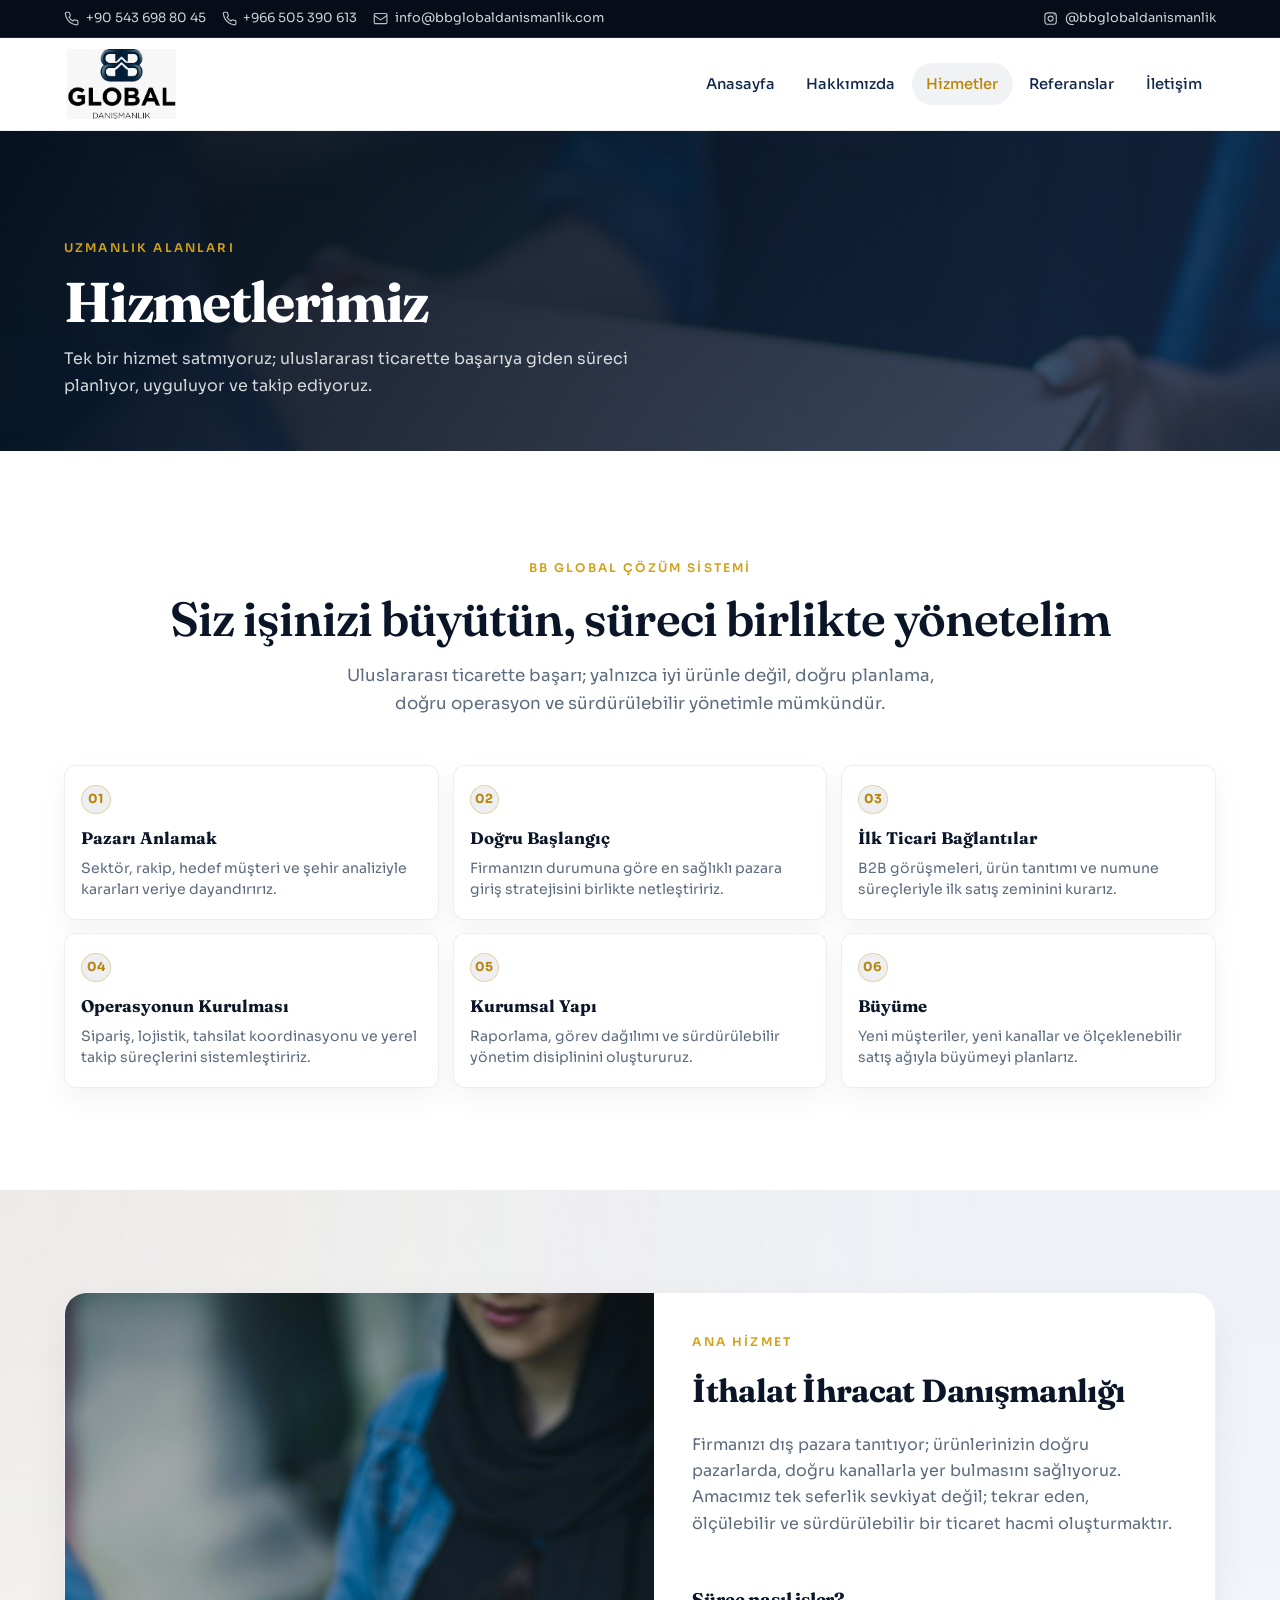
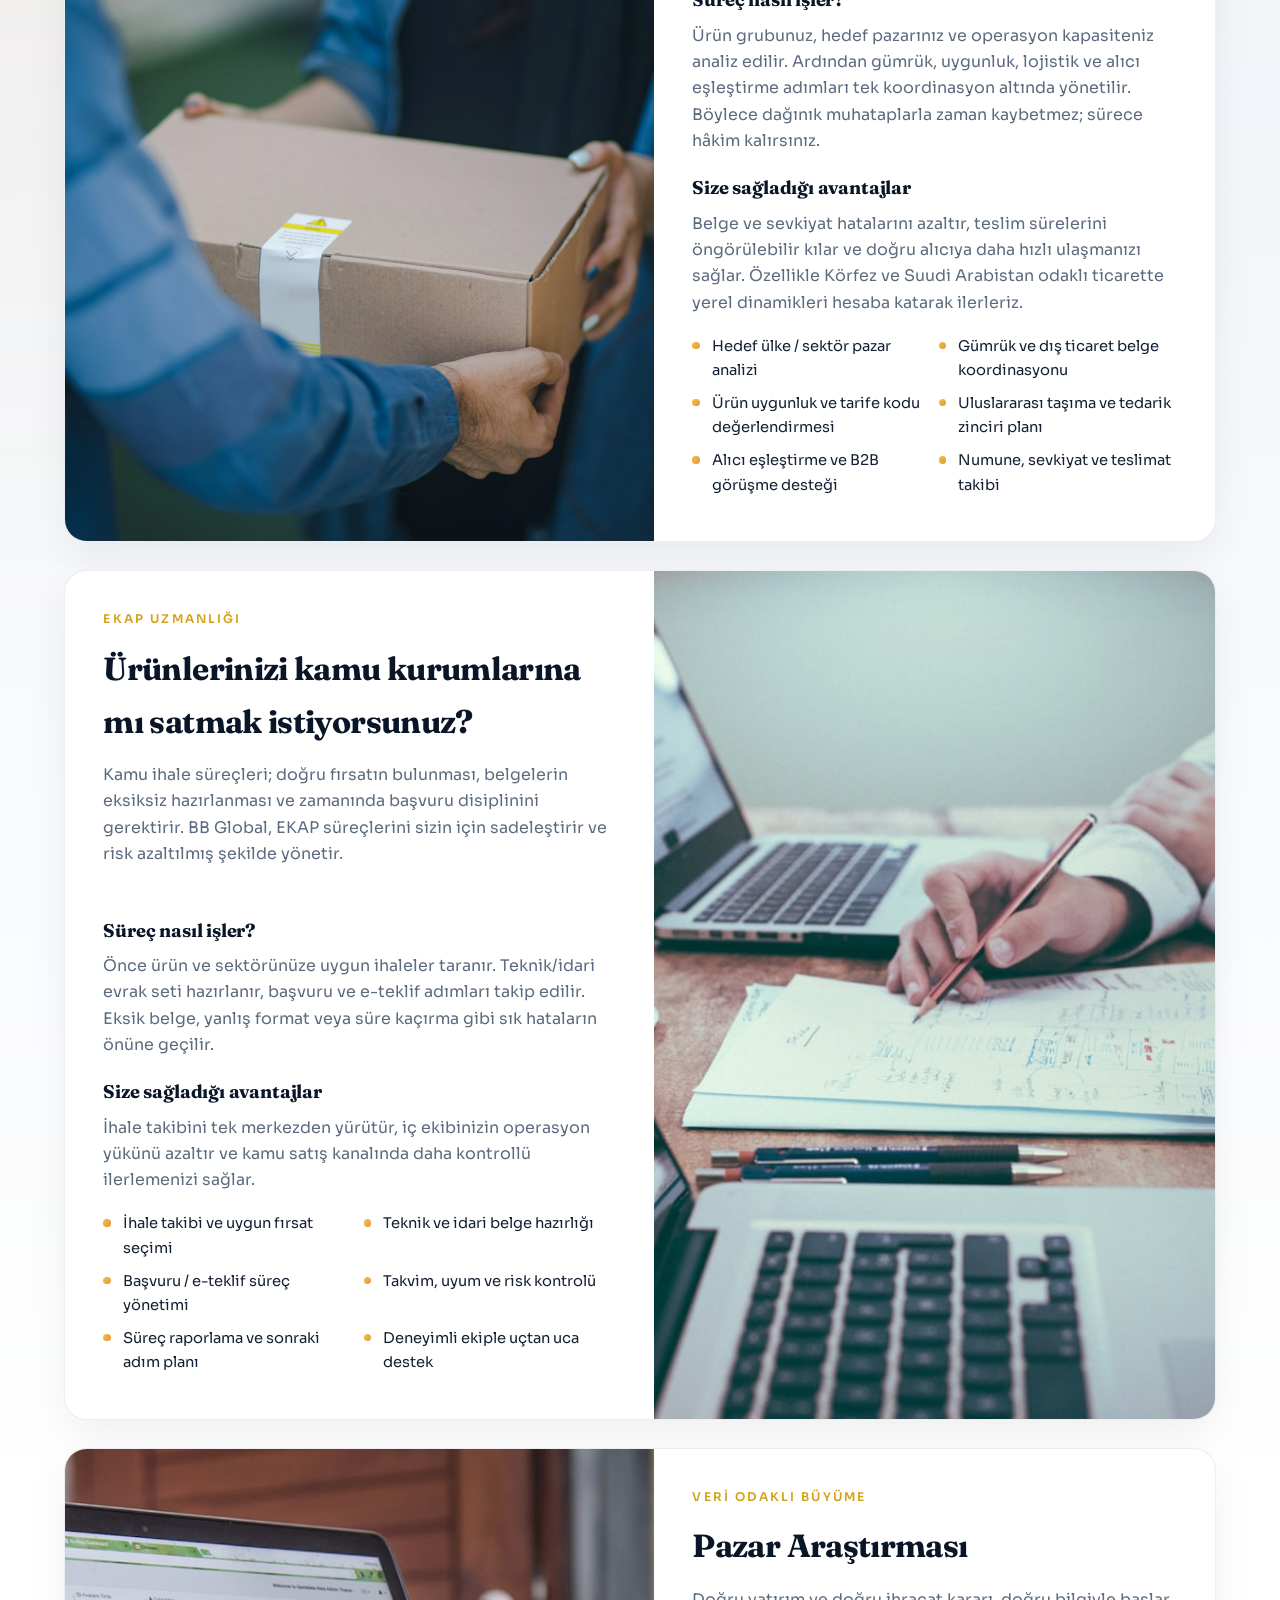
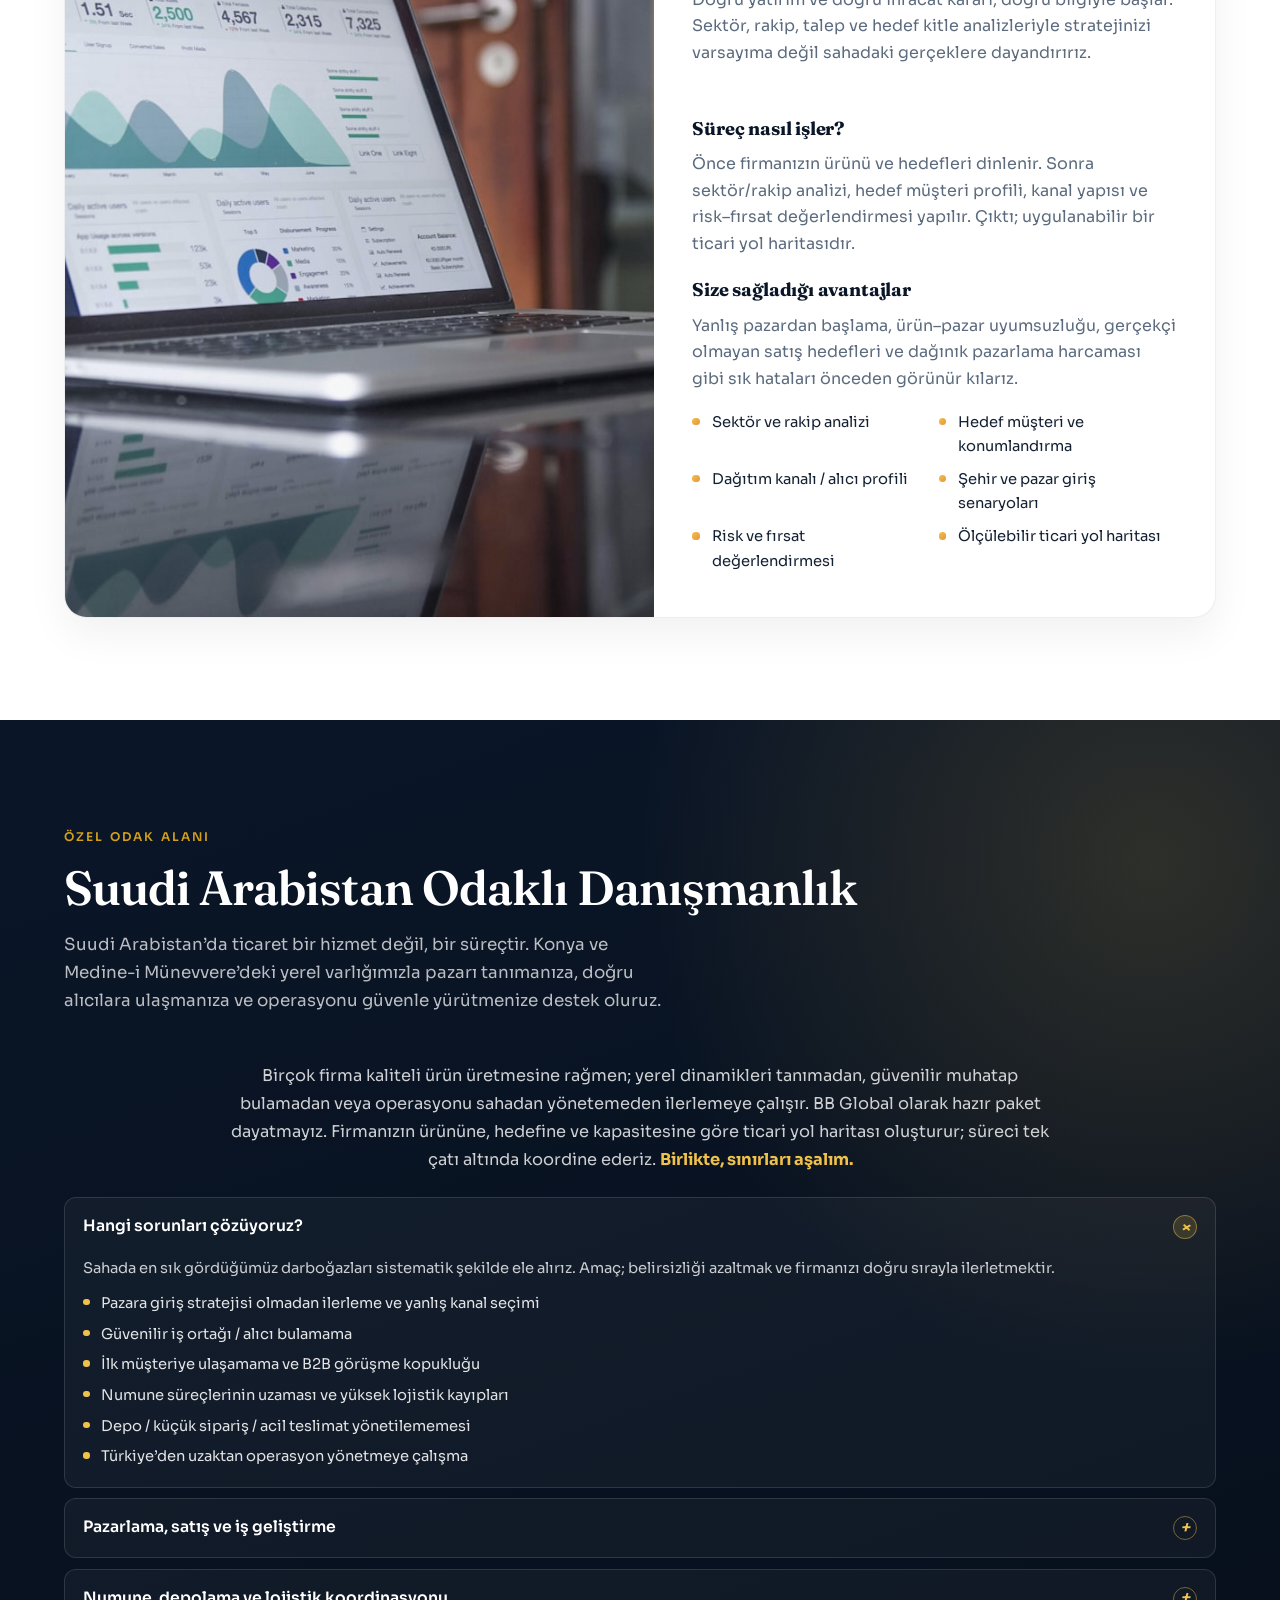
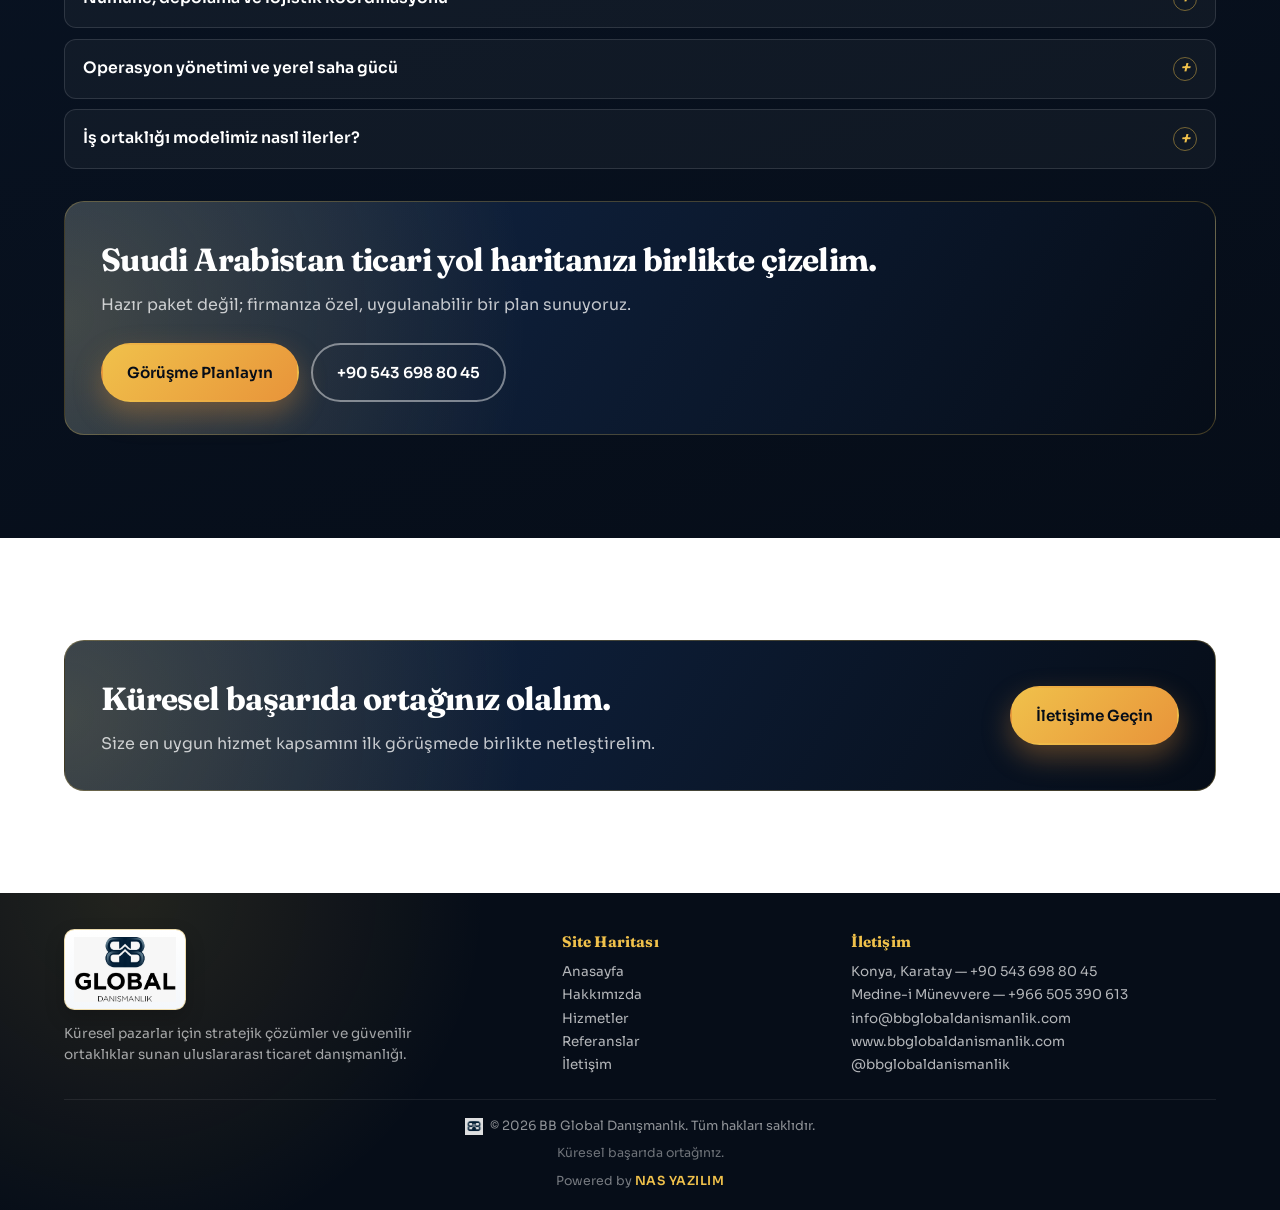
<file: hizmetler.html>
<!DOCTYPE html>
<html lang="tr">
<head>
  <meta charset="UTF-8" />
  <meta name="viewport" content="width=device-width, initial-scale=1.0" />
  <title>Hizmetler | BB Global Danışmanlık</title>
  <meta name="description" content="BB Global hizmetleri: ithalat-ihracat danışmanlığı, EKAP kamu ihaleleri, pazar araştırması ve Suudi Arabistan odaklı ticaret danışmanlığı." />
  <meta name="robots" content="index, follow, max-image-preview:large" />
  <meta name="theme-color" content="#0a1628" />
  <meta name="author" content="BB Global Danışmanlık" />
  <link rel="canonical" href="https://www.bbglobaldanismanlik.com/hizmetler" />
  <meta property="og:type" content="website" />
  <meta property="og:locale" content="tr_TR" />
  <meta property="og:site_name" content="BB Global Danışmanlık" />
  <meta property="og:title" content="Hizmetler | BB Global Danışmanlık" />
  <meta property="og:description" content="BB Global hizmetleri: ithalat-ihracat danışmanlığı, EKAP kamu ihaleleri, pazar araştırması ve Suudi Arabistan odaklı ticaret danışmanlığı." />
  <meta property="og:url" content="https://www.bbglobaldanismanlik.com/hizmetler" />
  <meta property="og:image" content="https://www.bbglobaldanismanlik.com/logo.png" />
  <meta name="twitter:card" content="summary" />
  <meta name="twitter:title" content="Hizmetler | BB Global Danışmanlık" />
  <meta name="twitter:description" content="BB Global hizmetleri: ithalat-ihracat danışmanlığı, EKAP kamu ihaleleri, pazar araştırması ve Suudi Arabistan odaklı ticaret danışmanlığı." />
  <meta name="twitter:image" content="https://www.bbglobaldanismanlik.com/logo.png" />
  <link rel="preconnect" href="https://fonts.googleapis.com" />
  <link rel="preconnect" href="https://fonts.gstatic.com" crossorigin />
  <link href="https://fonts.googleapis.com/css2?family=Fraunces:opsz,wght@9..144,500;9..144,600;9..144,700&family=Sora:wght@400;500;600;700&display=swap" rel="stylesheet" />
  <link rel="stylesheet" href="css/styles.css" />
  <link rel="icon" type="image/png" href="/logo2.png" />
  <link rel="apple-touch-icon" href="/logo2.png" />
  <link rel="manifest" href="/site.webmanifest" />
  <script type="application/ld+json">
  {
    "@context": "https://schema.org",
    "@graph": [
      {
        "@type": "Organization",
        "@id": "https://www.bbglobaldanismanlik.com/#organization",
        "name": "BB Global Danışmanlık",
        "url": "https://www.bbglobaldanismanlik.com/",
        "logo": "https://www.bbglobaldanismanlik.com/logo.png",
        "email": "info@bbglobaldanismanlik.com",
        "sameAs": ["https://www.instagram.com/bbglobaldanismanlik"],
        "contactPoint": [
          {
            "@type": "ContactPoint",
            "telephone": "+90-543-698-80-45",
            "contactType": "customer service",
            "areaServed": ["TR", "SA"],
            "availableLanguage": ["Turkish", "Arabic", "English"]
          },
          {
            "@type": "ContactPoint",
            "telephone": "+966-505-390-613",
            "contactType": "customer service",
            "areaServed": "SA",
            "availableLanguage": ["Turkish", "Arabic", "English"]
          }
        ]
      },
      {
        "@type": "WebSite",
        "@id": "https://www.bbglobaldanismanlik.com/#website",
        "url": "https://www.bbglobaldanismanlik.com/",
        "name": "BB Global Danışmanlık",
        "publisher": { "@id": "https://www.bbglobaldanismanlik.com/#organization" },
        "inLanguage": "tr-TR"
      }
    ]
  }
  </script>
</head>
<body>
  <a class="skip-link" href="#main">İçeriğe geç</a>
  <div class="topbar">
    <div class="container topbar__inner">
      <div class="topbar__contacts">
        <a href="tel:+905436988045"><svg viewBox="0 0 24 24" fill="none" stroke="currentColor" stroke-width="1.8"><path d="M22 16.92v3a2 2 0 0 1-2.18 2 19.79 19.79 0 0 1-8.63-3.07 19.5 19.5 0 0 1-6-6A19.79 19.79 0 0 1 2.12 4.18 2 2 0 0 1 4.11 2h3a2 2 0 0 1 2 1.72c.13.96.36 1.9.7 2.81a2 2 0 0 1-.45 2.11L8.09 9.91a16 16 0 0 0 6 6l1.27-1.27a2 2 0 0 1 2.11-.45c.91.34 1.85.57 2.81.7A2 2 0 0 1 22 16.92z"/></svg>+90 543 698 80 45</a>
        <a href="tel:+966505390613" class="hide-sm"><svg viewBox="0 0 24 24" fill="none" stroke="currentColor" stroke-width="1.8"><path d="M22 16.92v3a2 2 0 0 1-2.18 2 19.79 19.79 0 0 1-8.63-3.07 19.5 19.5 0 0 1-6-6A19.79 19.79 0 0 1 2.12 4.18 2 2 0 0 1 4.11 2h3a2 2 0 0 1 2 1.72c.13.96.36 1.9.7 2.81a2 2 0 0 1-.45 2.11L8.09 9.91a16 16 0 0 0 6 6l1.27-1.27a2 2 0 0 1 2.11-.45c.91.34 1.85.57 2.81.7A2 2 0 0 1 22 16.92z"/></svg>+966 505 390 613</a>
        <a href="mailto:info@bbglobaldanismanlik.com"><svg viewBox="0 0 24 24" fill="none" stroke="currentColor" stroke-width="1.8"><rect x="2" y="4" width="20" height="16" rx="2"/><path d="m22 7-10 7L2 7"/></svg>info@bbglobaldanismanlik.com</a>
      </div>
      <div class="topbar__social">
        <a href="https://www.instagram.com/bbglobaldanismanlik" target="_blank" rel="noopener noreferrer"><svg viewBox="0 0 24 24" fill="none" stroke="currentColor" stroke-width="1.8"><rect x="3" y="3" width="18" height="18" rx="5"/><circle cx="12" cy="12" r="4"/><circle cx="17.5" cy="6.5" r="1" fill="currentColor" stroke="none"/></svg>@bbglobaldanismanlik</a>
      </div>
    </div>
  </div>

  <header class="site-header">
    <div class="container site-header__inner">
      <a class="logo" href="/" aria-label="BB Global Danışmanlık Anasayfa"><img class="logo__img" src="logo.png" alt="BB Global Danışmanlık" width="160" height="120" /></a>
      <nav class="nav" aria-label="Ana menü">
        <a href="/">Anasayfa</a>
        <a href="/hakkimizda">Hakkımızda</a>
        <a class="is-active" href="/hizmetler">Hizmetler</a>
        <a href="/referanslar">Referanslar</a>
        <a href="/iletisim">İletişim</a>
      </nav>
      <button class="nav-toggle" type="button" aria-label="Menüyü aç" aria-expanded="false"><span></span><span></span><span></span></button>
    </div>
  </header>

  <main id="main">
    <section class="page-hero">
      <div class="page-hero__media" aria-hidden="true">
        <img src="assets/images/service-export.jpg" alt="" />
      </div>
      <div class="page-hero__shade"></div>
      <div class="container page-hero__content">
        <span class="eyebrow">Uzmanlık Alanları</span>
        <h1>Hizmetlerimiz</h1>
        <p>Tek bir hizmet satmıyoruz; uluslararası ticarette başarıya giden süreci planlıyor, uyguluyor ve takip ediyoruz.</p>
      </div>
    </section>

    <section class="section">
      <div class="container">
        <div class="section__head section__head--center reveal">
          <span class="eyebrow">BB Global Çözüm Sistemi</span>
          <h2 class="section-title">Siz işinizi büyütün, süreci birlikte yönetelim</h2>
          <p class="section-lead">Uluslararası ticarette başarı; yalnızca iyi ürünle değil, doğru planlama, doğru operasyon ve sürdürülebilir yönetimle mümkündür.</p>
        </div>
        <div class="process-track process-track--wide reveal">
          <article class="process-step">
            <span class="process-step__num">01</span>
            <h3>Pazarı Anlamak</h3>
            <p>Sektör, rakip, hedef müşteri ve şehir analiziyle kararları veriye dayandırırız.</p>
          </article>
          <article class="process-step">
            <span class="process-step__num">02</span>
            <h3>Doğru Başlangıç</h3>
            <p>Firmanızın durumuna göre en sağlıklı pazara giriş stratejisini birlikte netleştiririz.</p>
          </article>
          <article class="process-step">
            <span class="process-step__num">03</span>
            <h3>İlk Ticari Bağlantılar</h3>
            <p>B2B görüşmeleri, ürün tanıtımı ve numune süreçleriyle ilk satış zeminini kurarız.</p>
          </article>
          <article class="process-step">
            <span class="process-step__num">04</span>
            <h3>Operasyonun Kurulması</h3>
            <p>Sipariş, lojistik, tahsilat koordinasyonu ve yerel takip süreçlerini sistemleştiririz.</p>
          </article>
          <article class="process-step">
            <span class="process-step__num">05</span>
            <h3>Kurumsal Yapı</h3>
            <p>Raporlama, görev dağılımı ve sürdürülebilir yönetim disiplinini oluştururuz.</p>
          </article>
          <article class="process-step">
            <span class="process-step__num">06</span>
            <h3>Büyüme</h3>
            <p>Yeni müşteriler, yeni kanallar ve ölçeklenebilir satış ağıyla büyümeyi planlarız.</p>
          </article>
        </div>
      </div>
    </section>

    <section class="section section--fog">
      <div class="container detail-stack">
        <article class="detail-block reveal" id="ithalat-ihracat">
          <div class="detail-block__media">
            <img src="assets/images/service-export.jpg" alt="İthalat ve ihracat lojistiği" loading="lazy" />
          </div>
          <div class="detail-block__body">
            <span class="eyebrow">Ana Hizmet</span>
            <h2>İthalat İhracat Danışmanlığı</h2>
            <p>Firmanızı dış pazara tanıtıyor; ürünlerinizin doğru pazarlarda, doğru kanallarla yer bulmasını sağlıyoruz. Amacımız tek seferlik sevkiyat değil; tekrar eden, ölçülebilir ve sürdürülebilir bir ticaret hacmi oluşturmaktır.</p>
            <div class="prose-block">
              <h3>Süreç nasıl işler?</h3>
              <p>Ürün grubunuz, hedef pazarınız ve operasyon kapasiteniz analiz edilir. Ardından gümrük, uygunluk, lojistik ve alıcı eşleştirme adımları tek koordinasyon altında yönetilir. Böylece dağınık muhataplarla zaman kaybetmez; sürece hâkim kalırsınız.</p>
              <h3>Size sağladığı avantajlar</h3>
              <p>Belge ve sevkiyat hatalarını azaltır, teslim sürelerini öngörülebilir kılar ve doğru alıcıya daha hızlı ulaşmanızı sağlar. Özellikle Körfez ve Suudi Arabistan odaklı ticarette yerel dinamikleri hesaba katarak ilerleriz.</p>
            </div>
            <ul class="check-grid">
              <li>Hedef ülke / sektör pazar analizi</li>
              <li>Gümrük ve dış ticaret belge koordinasyonu</li>
              <li>Ürün uygunluk ve tarife kodu değerlendirmesi</li>
              <li>Uluslararası taşıma ve tedarik zinciri planı</li>
              <li>Alıcı eşleştirme ve B2B görüşme desteği</li>
              <li>Numune, sevkiyat ve teslimat takibi</li>
            </ul>
          </div>
        </article>

        <article class="detail-block reveal" id="ekap">
          <div class="detail-block__media">
            <img src="assets/images/service-tender.jpg" alt="Kamu ihale danışmanlığı" loading="lazy" />
          </div>
          <div class="detail-block__body">
            <span class="eyebrow">EKAP Uzmanlığı</span>
            <h2>Ürünlerinizi kamu kurumlarına mı satmak istiyorsunuz?</h2>
            <p>Kamu ihale süreçleri; doğru fırsatın bulunması, belgelerin eksiksiz hazırlanması ve zamanında başvuru disiplinini gerektirir. BB Global, EKAP süreçlerini sizin için sadeleştirir ve risk azaltılmış şekilde yönetir.</p>
            <div class="prose-block">
              <h3>Süreç nasıl işler?</h3>
              <p>Önce ürün ve sektörünüze uygun ihaleler taranır. Teknik/idari evrak seti hazırlanır, başvuru ve e-teklif adımları takip edilir. Eksik belge, yanlış format veya süre kaçırma gibi sık hataların önüne geçilir.</p>
              <h3>Size sağladığı avantajlar</h3>
              <p>İhale takibini tek merkezden yürütür, iç ekibinizin operasyon yükünü azaltır ve kamu satış kanalında daha kontrollü ilerlemenizi sağlar.</p>
            </div>
            <ul class="check-grid">
              <li>İhale takibi ve uygun fırsat seçimi</li>
              <li>Teknik ve idari belge hazırlığı</li>
              <li>Başvuru / e-teklif süreç yönetimi</li>
              <li>Takvim, uyum ve risk kontrolü</li>
              <li>Süreç raporlama ve sonraki adım planı</li>
              <li>Deneyimli ekiple uçtan uca destek</li>
            </ul>
          </div>
        </article>

        <article class="detail-block reveal" id="pazar-arastirmasi">
          <div class="detail-block__media">
            <img src="assets/images/service-research.jpg" alt="Pazar araştırması ve veri analizi" loading="lazy" />
          </div>
          <div class="detail-block__body">
            <span class="eyebrow">Veri Odaklı Büyüme</span>
            <h2>Pazar Araştırması</h2>
            <p>Doğru yatırım ve doğru ihracat kararı, doğru bilgiyle başlar. Sektör, rakip, talep ve hedef kitle analizleriyle stratejinizi varsayıma değil sahadaki gerçeklere dayandırırız.</p>
            <div class="prose-block">
              <h3>Süreç nasıl işler?</h3>
              <p>Önce firmanızın ürünü ve hedefleri dinlenir. Sonra sektör/rakip analizi, hedef müşteri profili, kanal yapısı ve risk–fırsat değerlendirmesi yapılır. Çıktı; uygulanabilir bir ticari yol haritasıdır.</p>
              <h3>Size sağladığı avantajlar</h3>
              <p>Yanlış pazardan başlama, ürün–pazar uyumsuzluğu, gerçekçi olmayan satış hedefleri ve dağınık pazarlama harcaması gibi sık hataları önceden görünür kılarız.</p>
            </div>
            <ul class="check-grid">
              <li>Sektör ve rakip analizi</li>
              <li>Hedef müşteri ve konumlandırma</li>
              <li>Dağıtım kanalı / alıcı profili</li>
              <li>Şehir ve pazar giriş senaryoları</li>
              <li>Risk ve fırsat değerlendirmesi</li>
              <li>Ölçülebilir ticari yol haritası</li>
            </ul>
          </div>
        </article>
      </div>
    </section>

    <section class="section section--navy" id="suudi-arabistan">
      <div class="container">
        <div class="section__head reveal">
          <span class="eyebrow">Özel Odak Alanı</span>
          <h2 class="section-title">Suudi Arabistan Odaklı Danışmanlık</h2>
          <p class="section-lead">Suudi Arabistan’da ticaret bir hizmet değil, bir süreçtir. Konya ve Medine-i Münevvere’deki yerel varlığımızla pazarı tanımanıza, doğru alıcılara ulaşmanıza ve operasyonu güvenle yürütmenize destek oluruz.</p>
        </div>

        <div class="saudi-intro reveal">
          <p>Birçok firma kaliteli ürün üretmesine rağmen; yerel dinamikleri tanımadan, güvenilir muhatap bulamadan veya operasyonu sahadan yönetemeden ilerlemeye çalışır. BB Global olarak hazır paket dayatmayız. Firmanızın ürününe, hedefine ve kapasitesine göre ticari yol haritası oluşturur; süreci tek çatı altında koordine ederiz. <strong>Birlikte, sınırları aşalım.</strong></p>
        </div>

        <div class="accordion reveal">
          <div class="accordion__item is-open">
            <button class="accordion__btn" type="button" aria-expanded="true"><span>Hangi sorunları çözüyoruz?</span><i class="accordion__icon" aria-hidden="true"></i></button>
            <div class="accordion__panel">
              <p>Sahada en sık gördüğümüz darboğazları sistematik şekilde ele alırız. Amaç; belirsizliği azaltmak ve firmanızı doğru sırayla ilerletmektir.</p>
              <ul>
                <li>Pazara giriş stratejisi olmadan ilerleme ve yanlış kanal seçimi</li>
                <li>Güvenilir iş ortağı / alıcı bulamama</li>
                <li>İlk müşteriye ulaşamama ve B2B görüşme kopukluğu</li>
                <li>Numune süreçlerinin uzaması ve yüksek lojistik kayıpları</li>
                <li>Depo / küçük sipariş / acil teslimat yönetilememesi</li>
                <li>Türkiye’den uzaktan operasyon yönetmeye çalışma</li>
              </ul>
            </div>
          </div>
          <div class="accordion__item">
            <button class="accordion__btn" type="button" aria-expanded="false"><span>Pazarlama, satış ve iş geliştirme</span><i class="accordion__icon" aria-hidden="true"></i></button>
            <div class="accordion__panel">
              <p>Şirketinizin pazarda görünür olması için doğru alıcılara ulaşmak kritiktir. Bu aşamada müşteri araştırması, ticari temsil ve satış sonrası takip birlikte yürütülür.</p>
              <ul>
                <li>Potansiyel müşteri ve distribütör araştırması</li>
                <li>Bayi geliştirme ve kanal yapılandırması</li>
                <li>B2B iş görüşmeleri ve müşteri ziyaretleri</li>
                <li>Ürün tanıtımı / lansman organizasyonu</li>
                <li>Satış sonrası takip ve ilişki yönetimi</li>
              </ul>
            </div>
          </div>
          <div class="accordion__item">
            <button class="accordion__btn" type="button" aria-expanded="false"><span>Numune, depolama ve lojistik koordinasyonu</span><i class="accordion__icon" aria-hidden="true"></i></button>
            <div class="accordion__panel">
              <p>Her talepte Türkiye’den yeniden numune göndermek hem zaman hem maliyet kaybı yaratır. Yerel numune ve stok koordinasyonuyla pazarlama hızınızı artırırız.</p>
              <ul>
                <li>Numune depolama ve teşhir alanı organizasyonu</li>
                <li>Numune teslim ve takip süreçleri</li>
                <li>Kısa süreli stok ve sipariş hazırlığı</li>
                <li>Uluslararası taşıma ve şehir içi dağıtım koordinasyonu</li>
                <li>Teslimat planlama ve tedarik zinciri yönetimi</li>
              </ul>
            </div>
          </div>
          <div class="accordion__item">
            <button class="accordion__btn" type="button" aria-expanded="false"><span>Operasyon yönetimi ve yerel saha gücü</span><i class="accordion__icon" aria-hidden="true"></i></button>
            <div class="accordion__panel">
              <p>Satış başladıktan sonra asıl iş operasyondur. Sipariş, tahsilat, müşteri ilişkileri ve günlük takibi sahada yönetilebilir hale getiririz.</p>
              <ul>
                <li>Günlük operasyon ve sipariş yönetimi</li>
                <li>Tahsilat koordinasyonu ve satış sonrası takip</li>
                <li>Yerel temsil ve süreç standartlaştırma</li>
                <li>Operasyon raporlama ve yönetim desteği</li>
                <li>Konya–Medine hattında hızlı saha müdahalesi</li>
              </ul>
            </div>
          </div>
          <div class="accordion__item">
            <button class="accordion__btn" type="button" aria-expanded="false"><span>İş ortaklığı modelimiz nasıl ilerler?</span><i class="accordion__icon" aria-hidden="true"></i></button>
            <div class="accordion__panel">
              <p>İlk görüşmeden uzun vadeli ortaklığa kadar şeffaf ve ölçülebilir bir akış uygularız.</p>
              <ul>
                <li>Tanışma ve ön değerlendirme</li>
                <li>İhtiyaç analizi ve önceliklendirme</li>
                <li>Yol haritası ve uygulama planı</li>
                <li>Koordinasyon, takip ve raporlama</li>
                <li>Büyüme hedeflerinin birlikte güncellenmesi</li>
              </ul>
            </div>
          </div>
        </div>

        <div class="cta-band reveal" style="margin-top:2rem">
          <div>
            <h2>Suudi Arabistan ticari yol haritanızı birlikte çizelim.</h2>
            <p>Hazır paket değil; firmanıza özel, uygulanabilir bir plan sunuyoruz.</p>
          </div>
          <div style="display:flex;flex-wrap:wrap;gap:.75rem">
            <a class="btn btn--gold" href="/iletisim">Görüşme Planlayın</a>
            <a class="btn btn--outline" href="tel:+905436988045">+90 543 698 80 45</a>
          </div>
        </div>
      </div>
    </section>

    <section class="section">
      <div class="container">
        <div class="cta-band reveal">
          <div>
            <h2>Küresel başarıda ortağınız olalım.</h2>
            <p>Size en uygun hizmet kapsamını ilk görüşmede birlikte netleştirelim.</p>
          </div>
          <a class="btn btn--gold" href="/iletisim">İletişime Geçin</a>
        </div>
      </div>
    </section>
  </main>

  <footer class="site-footer">
    <div class="container footer-grid">
      <div class="footer-brand">
        <a class="logo" href="/" aria-label="BB Global Danışmanlık Anasayfa"><img class="logo__img" src="logo.png" alt="BB Global Danışmanlık" width="160" height="120" /></a>
        <p>Küresel pazarlar için stratejik çözümler ve güvenilir ortaklıklar sunan uluslararası ticaret danışmanlığı.</p>
      </div>
      <div class="footer-col">
        <h3>Site Haritası</h3>
        <ul>
          <li><a href="/">Anasayfa</a></li>
          <li><a href="/hakkimizda">Hakkımızda</a></li>
          <li><a href="/hizmetler">Hizmetler</a></li>
          <li><a href="/referanslar">Referanslar</a></li>
          <li><a href="/iletisim">İletişim</a></li>
        </ul>
      </div>
      <div class="footer-col">
        <h3>İletişim</h3>
        <ul>
          <li>Konya, Karatay — <a href="tel:+905436988045">+90 543 698 80 45</a></li>
          <li>Medine-i Münevvere — <a href="tel:+966505390613">+966 505 390 613</a></li>
          <li><a href="mailto:info@bbglobaldanismanlik.com">info@bbglobaldanismanlik.com</a></li>
          <li><a href="https://www.bbglobaldanismanlik.com" target="_blank" rel="noopener noreferrer">www.bbglobaldanismanlik.com</a></li>
          <li><a href="https://www.instagram.com/bbglobaldanismanlik" target="_blank" rel="noopener noreferrer">@bbglobaldanismanlik</a></li>
        </ul>
      </div>
    </div>
    <div class="container footer-bottom">
      <div class="footer-bottom__inner">
        <p class="footer-copy"><img src="logo2.png" alt="" width="18" height="18" /><span>© <span id="y"></span> BB Global Danışmanlık. Tüm hakları saklıdır.</span></p>
        <p class="footer-tagline">Küresel başarıda ortağınız.</p>
        <p class="footer-powered">Powered by <a href="https://nas-yazilim.vercel.app/" target="_blank" rel="noopener noreferrer">NAS YAZILIM</a></p>
      </div>
    </div>
  </footer>
  <script>document.getElementById("y").textContent = new Date().getFullYear();</script>
  <script src="js/main.js"></script>
</body>
</html>
</file>
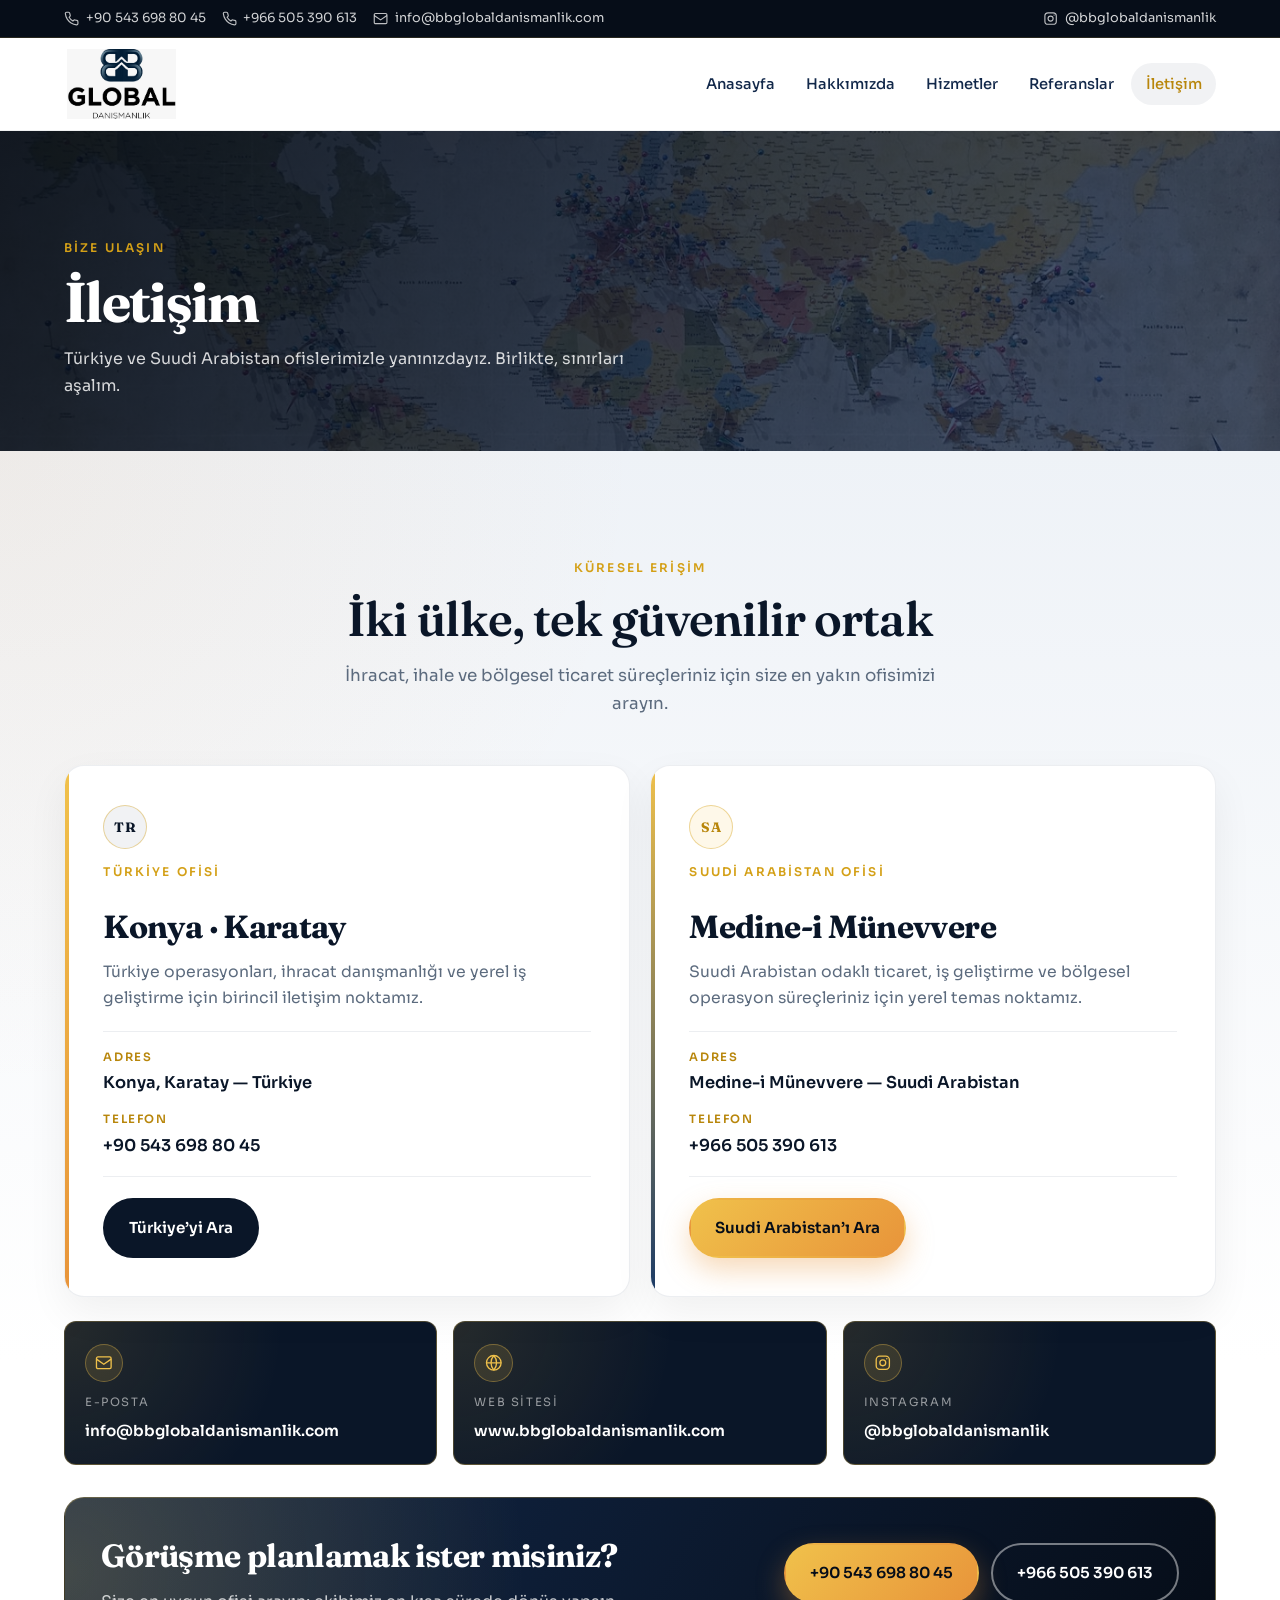
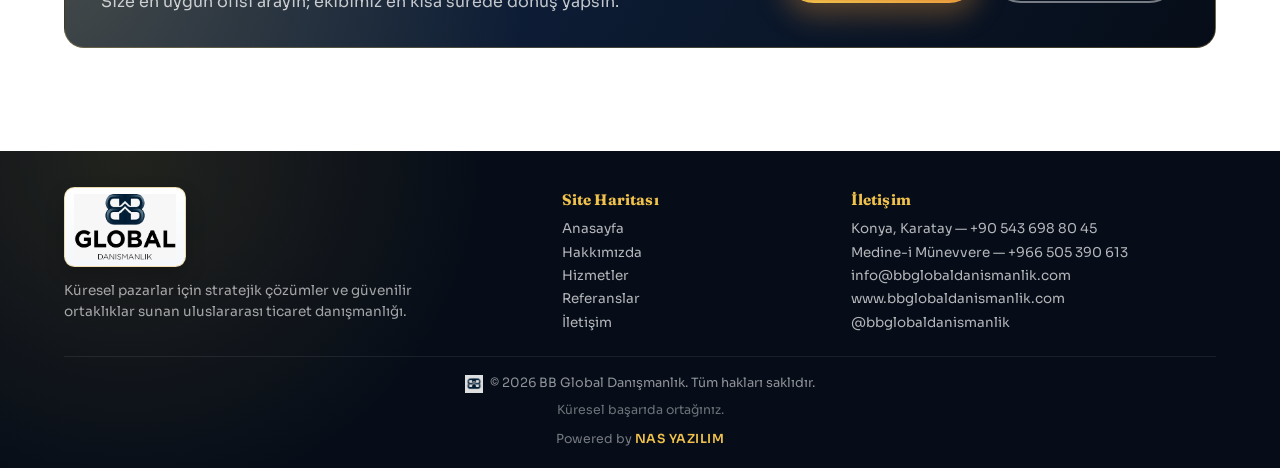
<file: iletisim.html>
<!DOCTYPE html>
<html lang="tr">
<head>
  <meta charset="UTF-8" />
  <meta name="viewport" content="width=device-width, initial-scale=1.0" />
  <title>İletişim | BB Global Danışmanlık</title>
  <meta name="description" content="BB Global Danışmanlık iletişim: Türkiye Konya Karatay +90 543 698 80 45, Suudi Arabistan Medine-i Münevvere +966 505 390 613." />
  <meta name="robots" content="index, follow, max-image-preview:large" />
  <meta name="theme-color" content="#0a1628" />
  <meta name="author" content="BB Global Danışmanlık" />
  <link rel="canonical" href="https://www.bbglobaldanismanlik.com/iletisim" />
  <meta property="og:type" content="website" />
  <meta property="og:locale" content="tr_TR" />
  <meta property="og:site_name" content="BB Global Danışmanlık" />
  <meta property="og:title" content="İletişim | BB Global Danışmanlık" />
  <meta property="og:description" content="BB Global Danışmanlık iletişim: Türkiye Konya Karatay +90 543 698 80 45, Suudi Arabistan Medine-i Münevvere +966 505 390 613." />
  <meta property="og:url" content="https://www.bbglobaldanismanlik.com/iletisim" />
  <meta property="og:image" content="https://www.bbglobaldanismanlik.com/logo.png" />
  <meta name="twitter:card" content="summary" />
  <meta name="twitter:title" content="İletişim | BB Global Danışmanlık" />
  <meta name="twitter:description" content="BB Global Danışmanlık iletişim: Türkiye Konya Karatay +90 543 698 80 45, Suudi Arabistan Medine-i Münevvere +966 505 390 613." />
  <meta name="twitter:image" content="https://www.bbglobaldanismanlik.com/logo.png" />
  <link rel="preconnect" href="https://fonts.googleapis.com" />
  <link rel="preconnect" href="https://fonts.gstatic.com" crossorigin />
  <link href="https://fonts.googleapis.com/css2?family=Fraunces:opsz,wght@9..144,500;9..144,600;9..144,700&family=Sora:wght@400;500;600;700&display=swap" rel="stylesheet" />
  <link rel="stylesheet" href="css/styles.css" />
  <link rel="icon" type="image/png" href="/logo2.png" />
  <link rel="apple-touch-icon" href="/logo2.png" />
  <link rel="manifest" href="/site.webmanifest" />
  <script type="application/ld+json">
  {
    "@context": "https://schema.org",
    "@graph": [
      {
        "@type": "Organization",
        "@id": "https://www.bbglobaldanismanlik.com/#organization",
        "name": "BB Global Danışmanlık",
        "url": "https://www.bbglobaldanismanlik.com/",
        "logo": "https://www.bbglobaldanismanlik.com/logo.png",
        "email": "info@bbglobaldanismanlik.com",
        "sameAs": ["https://www.instagram.com/bbglobaldanismanlik"],
        "contactPoint": [
          {
            "@type": "ContactPoint",
            "telephone": "+90-543-698-80-45",
            "contactType": "customer service",
            "areaServed": ["TR", "SA"],
            "availableLanguage": ["Turkish", "Arabic", "English"]
          },
          {
            "@type": "ContactPoint",
            "telephone": "+966-505-390-613",
            "contactType": "customer service",
            "areaServed": "SA",
            "availableLanguage": ["Turkish", "Arabic", "English"]
          }
        ]
      },
      {
        "@type": "WebSite",
        "@id": "https://www.bbglobaldanismanlik.com/#website",
        "url": "https://www.bbglobaldanismanlik.com/",
        "name": "BB Global Danışmanlık",
        "publisher": { "@id": "https://www.bbglobaldanismanlik.com/#organization" },
        "inLanguage": "tr-TR"
      }
    ]
  }
  </script>
</head>
<body>
  <a class="skip-link" href="#main">İçeriğe geç</a>
  <div class="topbar">
    <div class="container topbar__inner">
      <div class="topbar__contacts">
        <a href="tel:+905436988045"><svg viewBox="0 0 24 24" fill="none" stroke="currentColor" stroke-width="1.8"><path d="M22 16.92v3a2 2 0 0 1-2.18 2 19.79 19.79 0 0 1-8.63-3.07 19.5 19.5 0 0 1-6-6A19.79 19.79 0 0 1 2.12 4.18 2 2 0 0 1 4.11 2h3a2 2 0 0 1 2 1.72c.13.96.36 1.9.7 2.81a2 2 0 0 1-.45 2.11L8.09 9.91a16 16 0 0 0 6 6l1.27-1.27a2 2 0 0 1 2.11-.45c.91.34 1.85.57 2.81.7A2 2 0 0 1 22 16.92z"/></svg>+90 543 698 80 45</a>
        <a href="tel:+966505390613" class="hide-sm"><svg viewBox="0 0 24 24" fill="none" stroke="currentColor" stroke-width="1.8"><path d="M22 16.92v3a2 2 0 0 1-2.18 2 19.79 19.79 0 0 1-8.63-3.07 19.5 19.5 0 0 1-6-6A19.79 19.79 0 0 1 2.12 4.18 2 2 0 0 1 4.11 2h3a2 2 0 0 1 2 1.72c.13.96.36 1.9.7 2.81a2 2 0 0 1-.45 2.11L8.09 9.91a16 16 0 0 0 6 6l1.27-1.27a2 2 0 0 1 2.11-.45c.91.34 1.85.57 2.81.7A2 2 0 0 1 22 16.92z"/></svg>+966 505 390 613</a>
        <a href="mailto:info@bbglobaldanismanlik.com"><svg viewBox="0 0 24 24" fill="none" stroke="currentColor" stroke-width="1.8"><rect x="2" y="4" width="20" height="16" rx="2"/><path d="m22 7-10 7L2 7"/></svg>info@bbglobaldanismanlik.com</a>
      </div>
      <div class="topbar__social">
        <a href="https://www.instagram.com/bbglobaldanismanlik" target="_blank" rel="noopener noreferrer"><svg viewBox="0 0 24 24" fill="none" stroke="currentColor" stroke-width="1.8"><rect x="3" y="3" width="18" height="18" rx="5"/><circle cx="12" cy="12" r="4"/><circle cx="17.5" cy="6.5" r="1" fill="currentColor" stroke="none"/></svg>@bbglobaldanismanlik</a>
      </div>
    </div>
  </div>

  <header class="site-header">
    <div class="container site-header__inner">
      <a class="logo" href="/" aria-label="BB Global Danışmanlık Anasayfa"><img class="logo__img" src="logo.png" alt="BB Global Danışmanlık" width="160" height="120" /></a>
      <nav class="nav" aria-label="Ana menü">
        <a href="/">Anasayfa</a>
        <a href="/hakkimizda">Hakkımızda</a>
        <a href="/hizmetler">Hizmetler</a>
        <a href="/referanslar">Referanslar</a>
        <a class="is-active" href="/iletisim">İletişim</a>
      </nav>
      <button class="nav-toggle" type="button" aria-label="Menüyü aç" aria-expanded="false"><span></span><span></span><span></span></button>
    </div>
  </header>

  <main id="main">
    <section class="page-hero">
      <div class="page-hero__media" aria-hidden="true">
        <img src="assets/images/contact-map-style.jpg" alt="" />
      </div>
      <div class="page-hero__shade"></div>
      <div class="container page-hero__content">
        <span class="eyebrow">Bize Ulaşın</span>
        <h1>İletişim</h1>
        <p>Türkiye ve Suudi Arabistan ofislerimizle yanınızdayız. Birlikte, sınırları aşalım.</p>
      </div>
    </section>

    <section class="section section--fog">
      <div class="container">
        <div class="section__head section__head--center reveal">
          <span class="eyebrow">Küresel Erişim</span>
          <h2 class="section-title">İki ülke, tek güvenilir ortak</h2>
          <p class="section-lead">İhracat, ihale ve bölgesel ticaret süreçleriniz için size en yakın ofisimizi arayın.</p>
        </div>

        <div class="offices-grid">
          <article class="office-panel office-panel--tr reveal">
            <div class="office-panel__flag" aria-hidden="true">TR</div>
            <span class="eyebrow">Türkiye Ofisi</span>
            <h2>Konya · Karatay</h2>
            <p class="office-panel__desc">Türkiye operasyonları, ihracat danışmanlığı ve yerel iş geliştirme için birincil iletişim noktamız.</p>
            <dl class="office-meta">
              <div>
                <dt>Adres</dt>
                <dd>Konya, Karatay — Türkiye</dd>
              </div>
              <div>
                <dt>Telefon</dt>
                <dd><a href="tel:+905436988045">+90 543 698 80 45</a></dd>
              </div>
            </dl>
            <a class="btn btn--navy" href="tel:+905436988045">Türkiye’yi Ara</a>
          </article>

          <article class="office-panel office-panel--sa reveal">
            <div class="office-panel__flag" aria-hidden="true">SA</div>
            <span class="eyebrow">Suudi Arabistan Ofisi</span>
            <h2>Medine-i Münevvere</h2>
            <p class="office-panel__desc">Suudi Arabistan odaklı ticaret, iş geliştirme ve bölgesel operasyon süreçleriniz için yerel temas noktamız.</p>
            <dl class="office-meta">
              <div>
                <dt>Adres</dt>
                <dd>Medine-i Münevvere — Suudi Arabistan</dd>
              </div>
              <div>
                <dt>Telefon</dt>
                <dd><a href="tel:+966505390613">+966 505 390 613</a></dd>
              </div>
            </dl>
            <a class="btn btn--gold" href="tel:+966505390613">Suudi Arabistan’ı Ara</a>
          </article>
        </div>

        <div class="channels reveal">
          <a class="channel" href="mailto:info@bbglobaldanismanlik.com">
            <span class="channel__icon" aria-hidden="true">
              <svg viewBox="0 0 24 24" fill="none" stroke="currentColor" stroke-width="1.8"><rect x="2" y="4" width="20" height="16" rx="2"/><path d="m22 7-10 7L2 7"/></svg>
            </span>
            <span class="channel__label">E-posta</span>
            <strong>info@bbglobaldanismanlik.com</strong>
          </a>
          <a class="channel" href="https://www.bbglobaldanismanlik.com" target="_blank" rel="noopener noreferrer">
            <span class="channel__icon" aria-hidden="true">
              <svg viewBox="0 0 24 24" fill="none" stroke="currentColor" stroke-width="1.8"><circle cx="12" cy="12" r="10"/><path d="M2 12h20M12 2a15 15 0 0 1 0 20M12 2a15 15 0 0 0 0 20"/></svg>
            </span>
            <span class="channel__label">Web Sitesi</span>
            <strong>www.bbglobaldanismanlik.com</strong>
          </a>
          <a class="channel" href="https://www.instagram.com/bbglobaldanismanlik" target="_blank" rel="noopener noreferrer">
            <span class="channel__icon" aria-hidden="true">
              <svg viewBox="0 0 24 24" fill="none" stroke="currentColor" stroke-width="1.8"><rect x="3" y="3" width="18" height="18" rx="5"/><circle cx="12" cy="12" r="4"/><circle cx="17.5" cy="6.5" r="1" fill="currentColor" stroke="none"/></svg>
            </span>
            <span class="channel__label">Instagram</span>
            <strong>@bbglobaldanismanlik</strong>
          </a>
        </div>

        <div class="cta-band reveal" style="margin-top:2rem">
          <div>
            <h2>Görüşme planlamak ister misiniz?</h2>
            <p>Size en uygun ofisi arayın; ekibimiz en kısa sürede dönüş yapsın.</p>
          </div>
          <div style="display:flex;flex-wrap:wrap;gap:.75rem">
            <a class="btn btn--gold" href="tel:+905436988045">+90 543 698 80 45</a>
            <a class="btn btn--outline" href="tel:+966505390613">+966 505 390 613</a>
          </div>
        </div>
      </div>
    </section>
  </main>

  <footer class="site-footer">
    <div class="container footer-grid">
      <div class="footer-brand">
        <a class="logo" href="/" aria-label="BB Global Danışmanlık Anasayfa"><img class="logo__img" src="logo.png" alt="BB Global Danışmanlık" width="160" height="120" /></a>
        <p>Küresel pazarlar için stratejik çözümler ve güvenilir ortaklıklar sunan uluslararası ticaret danışmanlığı.</p>
      </div>
      <div class="footer-col">
        <h3>Site Haritası</h3>
        <ul>
          <li><a href="/">Anasayfa</a></li>
          <li><a href="/hakkimizda">Hakkımızda</a></li>
          <li><a href="/hizmetler">Hizmetler</a></li>
          <li><a href="/referanslar">Referanslar</a></li>
          <li><a href="/iletisim">İletişim</a></li>
        </ul>
      </div>
      <div class="footer-col">
        <h3>İletişim</h3>
        <ul>
          <li>Konya, Karatay — <a href="tel:+905436988045">+90 543 698 80 45</a></li>
          <li>Medine-i Münevvere — <a href="tel:+966505390613">+966 505 390 613</a></li>
          <li><a href="mailto:info@bbglobaldanismanlik.com">info@bbglobaldanismanlik.com</a></li>
          <li><a href="https://www.bbglobaldanismanlik.com" target="_blank" rel="noopener noreferrer">www.bbglobaldanismanlik.com</a></li>
          <li><a href="https://www.instagram.com/bbglobaldanismanlik" target="_blank" rel="noopener noreferrer">@bbglobaldanismanlik</a></li>
        </ul>
      </div>
    </div>
    <div class="container footer-bottom">
      <div class="footer-bottom__inner">
        <p class="footer-copy"><img src="logo2.png" alt="" width="18" height="18" /><span>© <span id="y"></span> BB Global Danışmanlık. Tüm hakları saklıdır.</span></p>
        <p class="footer-tagline">Küresel başarıda ortağınız.</p>
        <p class="footer-powered">Powered by <a href="https://nas-yazilim.vercel.app/" target="_blank" rel="noopener noreferrer">NAS YAZILIM</a></p>
      </div>
    </div>
  </footer>
  <script>document.getElementById("y").textContent = new Date().getFullYear();</script>
  <script src="js/main.js"></script>
</body>
</html>
</file>
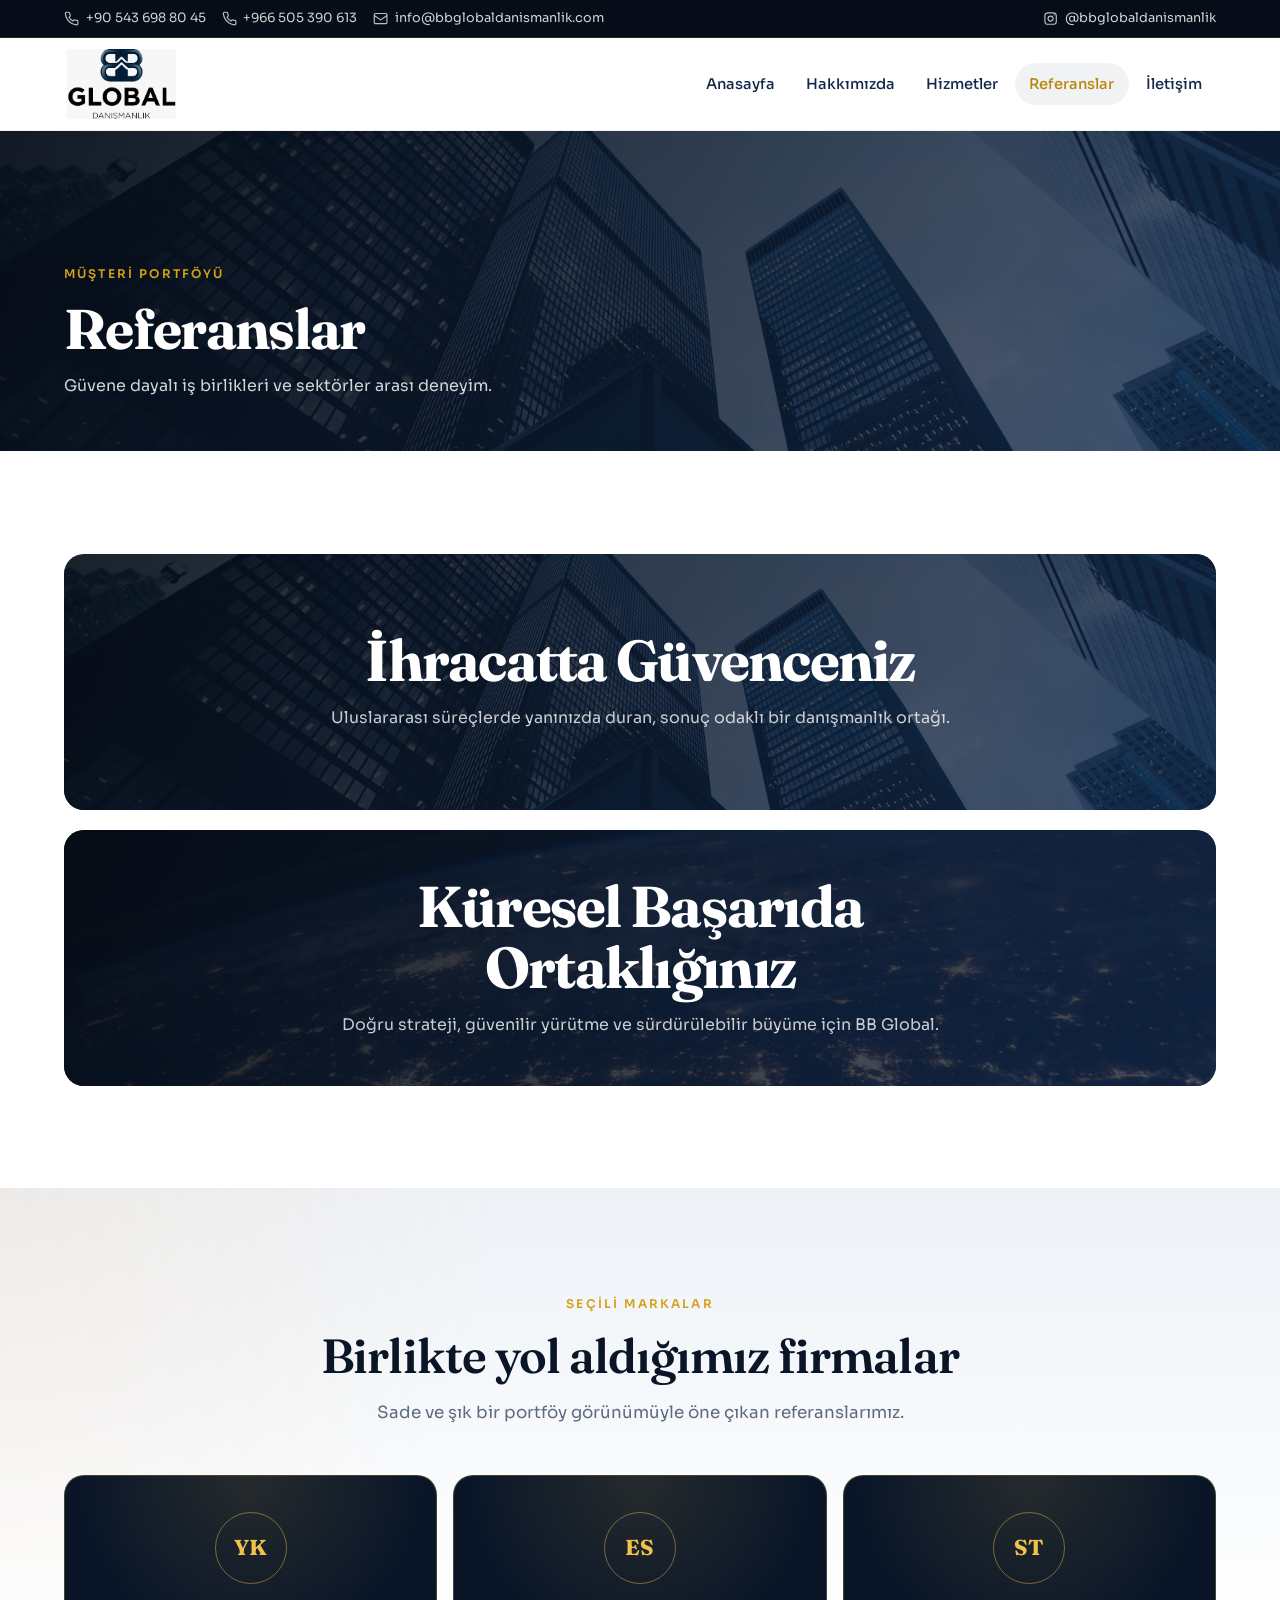
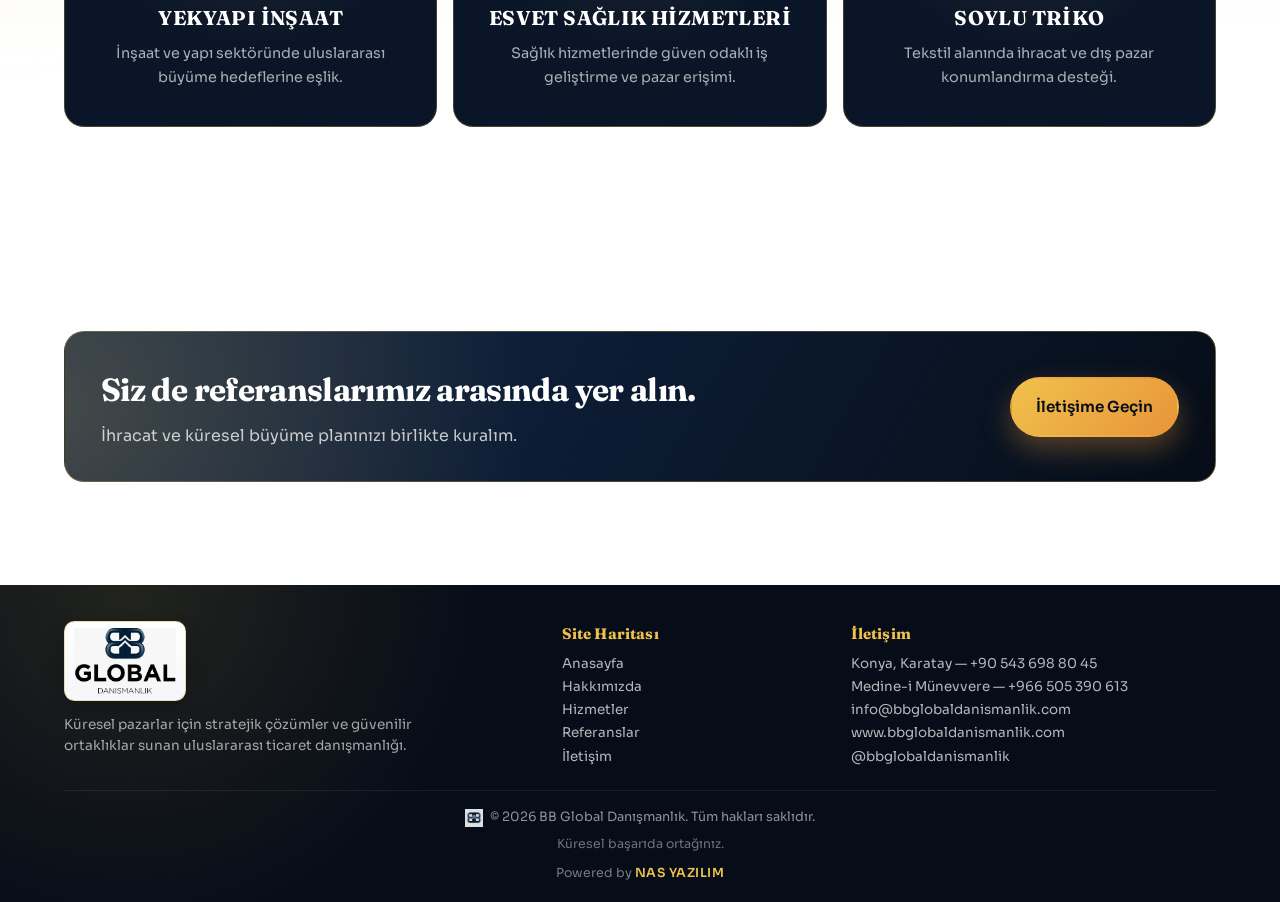
<file: referanslar.html>
<!DOCTYPE html>
<html lang="tr">
<head>
  <meta charset="UTF-8" />
  <meta name="viewport" content="width=device-width, initial-scale=1.0" />
  <title>Referanslar | BB Global Danışmanlık</title>
  <meta name="description" content="BB Global Danışmanlık referansları: YEKYAPI İnşaat, ESVET Sağlık Hizmetleri ve Soylu Triko. İhracatta güvenceniz, küresel başarıda ortağınız." />
  <meta name="robots" content="index, follow, max-image-preview:large" />
  <meta name="theme-color" content="#0a1628" />
  <meta name="author" content="BB Global Danışmanlık" />
  <link rel="canonical" href="https://www.bbglobaldanismanlik.com/referanslar" />
  <meta property="og:type" content="website" />
  <meta property="og:locale" content="tr_TR" />
  <meta property="og:site_name" content="BB Global Danışmanlık" />
  <meta property="og:title" content="Referanslar | BB Global Danışmanlık" />
  <meta property="og:description" content="BB Global Danışmanlık referansları: YEKYAPI İnşaat, ESVET Sağlık Hizmetleri ve Soylu Triko. İhracatta güvenceniz, küresel başarıda ortağınız." />
  <meta property="og:url" content="https://www.bbglobaldanismanlik.com/referanslar" />
  <meta property="og:image" content="https://www.bbglobaldanismanlik.com/logo.png" />
  <meta name="twitter:card" content="summary" />
  <meta name="twitter:title" content="Referanslar | BB Global Danışmanlık" />
  <meta name="twitter:description" content="BB Global Danışmanlık referansları: YEKYAPI İnşaat, ESVET Sağlık Hizmetleri ve Soylu Triko. İhracatta güvenceniz, küresel başarıda ortağınız." />
  <meta name="twitter:image" content="https://www.bbglobaldanismanlik.com/logo.png" />
  <link rel="preconnect" href="https://fonts.googleapis.com" />
  <link rel="preconnect" href="https://fonts.gstatic.com" crossorigin />
  <link href="https://fonts.googleapis.com/css2?family=Fraunces:opsz,wght@9..144,500;9..144,600;9..144,700&family=Sora:wght@400;500;600;700&display=swap" rel="stylesheet" />
  <link rel="stylesheet" href="css/styles.css" />
  <link rel="icon" type="image/png" href="/logo2.png" />
  <link rel="apple-touch-icon" href="/logo2.png" />
  <link rel="manifest" href="/site.webmanifest" />
  <script type="application/ld+json">
  {
    "@context": "https://schema.org",
    "@graph": [
      {
        "@type": "Organization",
        "@id": "https://www.bbglobaldanismanlik.com/#organization",
        "name": "BB Global Danışmanlık",
        "url": "https://www.bbglobaldanismanlik.com/",
        "logo": "https://www.bbglobaldanismanlik.com/logo.png",
        "email": "info@bbglobaldanismanlik.com",
        "sameAs": ["https://www.instagram.com/bbglobaldanismanlik"],
        "contactPoint": [
          {
            "@type": "ContactPoint",
            "telephone": "+90-543-698-80-45",
            "contactType": "customer service",
            "areaServed": ["TR", "SA"],
            "availableLanguage": ["Turkish", "Arabic", "English"]
          },
          {
            "@type": "ContactPoint",
            "telephone": "+966-505-390-613",
            "contactType": "customer service",
            "areaServed": "SA",
            "availableLanguage": ["Turkish", "Arabic", "English"]
          }
        ]
      },
      {
        "@type": "WebSite",
        "@id": "https://www.bbglobaldanismanlik.com/#website",
        "url": "https://www.bbglobaldanismanlik.com/",
        "name": "BB Global Danışmanlık",
        "publisher": { "@id": "https://www.bbglobaldanismanlik.com/#organization" },
        "inLanguage": "tr-TR"
      }
    ]
  }
  </script>
</head>
<body>
  <a class="skip-link" href="#main">İçeriğe geç</a>
  <div class="topbar">
    <div class="container topbar__inner">
      <div class="topbar__contacts">
        <a href="tel:+905436988045"><svg viewBox="0 0 24 24" fill="none" stroke="currentColor" stroke-width="1.8"><path d="M22 16.92v3a2 2 0 0 1-2.18 2 19.79 19.79 0 0 1-8.63-3.07 19.5 19.5 0 0 1-6-6A19.79 19.79 0 0 1 2.12 4.18 2 2 0 0 1 4.11 2h3a2 2 0 0 1 2 1.72c.13.96.36 1.9.7 2.81a2 2 0 0 1-.45 2.11L8.09 9.91a16 16 0 0 0 6 6l1.27-1.27a2 2 0 0 1 2.11-.45c.91.34 1.85.57 2.81.7A2 2 0 0 1 22 16.92z"/></svg>+90 543 698 80 45</a>
        <a href="tel:+966505390613" class="hide-sm"><svg viewBox="0 0 24 24" fill="none" stroke="currentColor" stroke-width="1.8"><path d="M22 16.92v3a2 2 0 0 1-2.18 2 19.79 19.79 0 0 1-8.63-3.07 19.5 19.5 0 0 1-6-6A19.79 19.79 0 0 1 2.12 4.18 2 2 0 0 1 4.11 2h3a2 2 0 0 1 2 1.72c.13.96.36 1.9.7 2.81a2 2 0 0 1-.45 2.11L8.09 9.91a16 16 0 0 0 6 6l1.27-1.27a2 2 0 0 1 2.11-.45c.91.34 1.85.57 2.81.7A2 2 0 0 1 22 16.92z"/></svg>+966 505 390 613</a>
        <a href="mailto:info@bbglobaldanismanlik.com"><svg viewBox="0 0 24 24" fill="none" stroke="currentColor" stroke-width="1.8"><rect x="2" y="4" width="20" height="16" rx="2"/><path d="m22 7-10 7L2 7"/></svg>info@bbglobaldanismanlik.com</a>
      </div>
      <div class="topbar__social">
        <a href="https://www.instagram.com/bbglobaldanismanlik" target="_blank" rel="noopener noreferrer"><svg viewBox="0 0 24 24" fill="none" stroke="currentColor" stroke-width="1.8"><rect x="3" y="3" width="18" height="18" rx="5"/><circle cx="12" cy="12" r="4"/><circle cx="17.5" cy="6.5" r="1" fill="currentColor" stroke="none"/></svg>@bbglobaldanismanlik</a>
      </div>
    </div>
  </div>

  <header class="site-header">
    <div class="container site-header__inner">
      <a class="logo" href="/" aria-label="BB Global Danışmanlık Anasayfa"><img class="logo__img" src="logo.png" alt="BB Global Danışmanlık" width="160" height="120" /></a>
      <nav class="nav" aria-label="Ana menü">
        <a href="/">Anasayfa</a>
        <a href="/hakkimizda">Hakkımızda</a>
        <a href="/hizmetler">Hizmetler</a>
        <a class="is-active" href="/referanslar">Referanslar</a>
        <a href="/iletisim">İletişim</a>
      </nav>
      <button class="nav-toggle" type="button" aria-label="Menüyü aç" aria-expanded="false"><span></span><span></span><span></span></button>
    </div>
  </header>

  <main id="main">
    <section class="page-hero">
      <div class="page-hero__media" aria-hidden="true">
        <img src="assets/images/refs-bg.jpg" alt="" />
      </div>
      <div class="page-hero__shade"></div>
      <div class="container page-hero__content">
        <span class="eyebrow">Müşteri Portföyü</span>
        <h1>Referanslar</h1>
        <p>Güvene dayalı iş birlikleri ve sektörler arası deneyim.</p>
      </div>
    </section>

    <section class="section">
      <div class="container ref-showcase">
        <div class="ref-banner reveal">
          <div class="ref-banner__bg"><img src="assets/images/refs-bg.jpg" alt="" /></div>
          <div class="ref-banner__shade"></div>
          <div>
            <h2>İhracatta Güvenceniz</h2>
            <p>Uluslararası süreçlerde yanınızda duran, sonuç odaklı bir danışmanlık ortağı.</p>
          </div>
        </div>

        <div class="ref-banner reveal">
          <div class="ref-banner__bg"><img src="assets/images/about-network.jpg" alt="" /></div>
          <div class="ref-banner__shade"></div>
          <div>
            <h2>Küresel Başarıda Ortaklığınız</h2>
            <p>Doğru strateji, güvenilir yürütme ve sürdürülebilir büyüme için BB Global.</p>
          </div>
        </div>
      </div>
    </section>

    <section class="section section--fog">
      <div class="container">
        <div class="section__head section__head--center reveal">
          <span class="eyebrow">Seçili Markalar</span>
          <h2 class="section-title">Birlikte yol aldığımız firmalar</h2>
          <p class="section-lead">Sade ve şık bir portföy görünümüyle öne çıkan referanslarımız.</p>
        </div>
        <div class="ref-list">
          <article class="ref-card reveal">
            <div class="ref-card__mark">YK</div>
            <h3>YEKYAPI İNŞAAT</h3>
            <p>İnşaat ve yapı sektöründe uluslararası büyüme hedeflerine eşlik.</p>
          </article>
          <article class="ref-card reveal">
            <div class="ref-card__mark">ES</div>
            <h3>ESVET SAĞLIK HİZMETLERİ</h3>
            <p>Sağlık hizmetlerinde güven odaklı iş geliştirme ve pazar erişimi.</p>
          </article>
          <article class="ref-card reveal">
            <div class="ref-card__mark">ST</div>
            <h3>SOYLU TRİKO</h3>
            <p>Tekstil alanında ihracat ve dış pazar konumlandırma desteği.</p>
          </article>
        </div>
      </div>
    </section>

    <section class="section">
      <div class="container">
        <div class="cta-band reveal">
          <div>
            <h2>Siz de referanslarımız arasında yer alın.</h2>
            <p>İhracat ve küresel büyüme planınızı birlikte kuralım.</p>
          </div>
          <a class="btn btn--gold" href="/iletisim">İletişime Geçin</a>
        </div>
      </div>
    </section>
  </main>

  <footer class="site-footer">
    <div class="container footer-grid">
      <div class="footer-brand">
        <a class="logo" href="/" aria-label="BB Global Danışmanlık Anasayfa"><img class="logo__img" src="logo.png" alt="BB Global Danışmanlık" width="160" height="120" /></a>
        <p>Küresel pazarlar için stratejik çözümler ve güvenilir ortaklıklar sunan uluslararası ticaret danışmanlığı.</p>
      </div>
      <div class="footer-col">
        <h3>Site Haritası</h3>
        <ul>
          <li><a href="/">Anasayfa</a></li>
          <li><a href="/hakkimizda">Hakkımızda</a></li>
          <li><a href="/hizmetler">Hizmetler</a></li>
          <li><a href="/referanslar">Referanslar</a></li>
          <li><a href="/iletisim">İletişim</a></li>
        </ul>
      </div>
      <div class="footer-col">
        <h3>İletişim</h3>
        <ul>
          <li>Konya, Karatay — <a href="tel:+905436988045">+90 543 698 80 45</a></li>
          <li>Medine-i Münevvere — <a href="tel:+966505390613">+966 505 390 613</a></li>
          <li><a href="mailto:info@bbglobaldanismanlik.com">info@bbglobaldanismanlik.com</a></li>
          <li><a href="https://www.bbglobaldanismanlik.com" target="_blank" rel="noopener noreferrer">www.bbglobaldanismanlik.com</a></li>
          <li><a href="https://www.instagram.com/bbglobaldanismanlik" target="_blank" rel="noopener noreferrer">@bbglobaldanismanlik</a></li>
        </ul>
      </div>
    </div>
    <div class="container footer-bottom">
      <div class="footer-bottom__inner">
        <p class="footer-copy"><img src="logo2.png" alt="" width="18" height="18" /><span>© <span id="y"></span> BB Global Danışmanlık. Tüm hakları saklıdır.</span></p>
        <p class="footer-tagline">Küresel başarıda ortağınız.</p>
        <p class="footer-powered">Powered by <a href="https://nas-yazilim.vercel.app/" target="_blank" rel="noopener noreferrer">NAS YAZILIM</a></p>
      </div>
    </div>
  </footer>
  <script>document.getElementById("y").textContent = new Date().getFullYear();</script>
  <script src="js/main.js"></script>
</body>
</html>
</file>
<file: css/styles.css>
/* BB Global Danışmanlık — Corporate Design System */
:root {
  --navy-950: #060d18;
  --navy-900: #0a1628;
  --navy-800: #12284a;
  --navy-700: #1a3a66;
  --navy-600: #254a7a;
  --gold-400: #f0c14b;
  --gold-500: #d4a017;
  --gold-600: #b8860b;
  --accent: #e8943a;
  --accent-deep: #c96f1a;
  --cream: #f7f1e3;
  --white: #ffffff;
  --fog: #eef2f7;
  --ink: #142033;
  --muted: #5c6b7e;
  --line: rgba(212, 160, 23, 0.28);
  --shadow: 0 18px 50px rgba(6, 13, 24, 0.18);
  --radius: 1.25rem;
  --radius-sm: 0.75rem;
  --header-h: 5.75rem;
  --font-display: "Fraunces", Georgia, serif;
  --font-body: "Sora", "Segoe UI", sans-serif;
  --ease: cubic-bezier(0.22, 1, 0.36, 1);
  --max: 72rem;
}

*,
*::before,
*::after {
  box-sizing: border-box;
  margin: 0;
  padding: 0;
}

html {
  scroll-behavior: smooth;
}

body {
  font-family: var(--font-body);
  color: var(--ink);
  background: var(--white);
  line-height: 1.65;
  font-size: 1rem;
  overflow-x: hidden;
}

.skip-link {
  position: absolute;
  left: 1rem;
  top: -3.5rem;
  z-index: 1000;
  background: var(--gold-400);
  color: var(--navy-950);
  padding: 0.65rem 1rem;
  border-radius: 999px;
  font-weight: 600;
  font-size: 0.88rem;
  transition: top 0.2s var(--ease);
}
.skip-link:focus {
  top: 1rem;
  outline: 2px solid var(--white);
  outline-offset: 2px;
}

img {
  max-width: 100%;
  display: block;
}

a {
  color: inherit;
  text-decoration: none;
}

ul {
  list-style: none;
}

button,
input,
textarea,
select {
  font: inherit;
}

.container {
  width: min(100% - 2.5rem, var(--max));
  margin-inline: auto;
}

/* Typography */
.eyebrow {
  display: inline-block;
  font-size: 0.75rem;
  letter-spacing: 0.18em;
  text-transform: uppercase;
  color: var(--gold-500);
  font-weight: 600;
  margin-bottom: 0.85rem;
}

.section-title {
  font-family: var(--font-display);
  font-size: clamp(2rem, 4vw, 3rem);
  font-weight: 600;
  line-height: 1.15;
  color: var(--navy-900);
  letter-spacing: -0.02em;
}

.section-lead {
  color: var(--muted);
  max-width: 38rem;
  margin-top: 1rem;
  font-size: 1.05rem;
}

.brand-wordmark {
  font-family: var(--font-display);
  font-weight: 700;
  letter-spacing: -0.02em;
  line-height: 1;
}

/* Top bar */
.topbar {
  background: var(--navy-950);
  color: rgba(255, 255, 255, 0.82);
  font-size: 0.8rem;
  border-bottom: 1px solid rgba(240, 193, 75, 0.15);
}

.topbar__inner {
  display: flex;
  flex-wrap: wrap;
  justify-content: space-between;
  gap: 0.45rem 1.25rem;
  padding: 0.5rem 0;
  align-items: center;
}

.topbar__contacts,
.topbar__social {
  display: flex;
  flex-wrap: wrap;
  gap: 0.55rem 1rem;
  align-items: center;
}

.topbar a {
  display: inline-flex;
  align-items: center;
  gap: 0.4rem;
  transition: color 0.25s var(--ease);
  min-width: 0;
}

.topbar a:hover {
  color: var(--gold-400);
}

.topbar svg {
  width: 0.95rem;
  height: 0.95rem;
  flex-shrink: 0;
  opacity: 0.9;
}

/* Header */
.site-header {
  position: sticky;
  top: 0;
  z-index: 100;
  background: rgba(255, 255, 255, 0.92);
  backdrop-filter: blur(14px);
  border-bottom: 1px solid rgba(10, 22, 40, 0.06);
  transition: box-shadow 0.3s var(--ease);
}

.site-header.is-scrolled {
  box-shadow: 0 8px 30px rgba(6, 13, 24, 0.08);
}

.site-header__inner {
  display: flex;
  align-items: center;
  justify-content: space-between;
  min-height: var(--header-h);
  gap: 1rem;
}

.logo {
  display: inline-flex;
  align-items: center;
  min-width: 0;
  flex-shrink: 0;
  line-height: 0;
  border-radius: 0.65rem;
  transition: transform 0.25s var(--ease), box-shadow 0.25s var(--ease);
}

.logo:hover {
  transform: translateY(-1px);
}

.logo__img {
  display: block;
  width: auto;
  height: auto;
  max-height: 4.35rem;
  max-width: 9.5rem;
  object-fit: contain;
  object-position: left center;
}

/* Header: light bar — logo sits cleanly on white */
.site-header .logo {
  padding: 0.15rem 0.2rem;
}

.site-header .logo__img {
  max-height: 4.35rem;
  max-width: min(9.5rem, 38vw);
}

/* Footer: dark navy — soft light plate so black wordmark stays readable */
.site-footer .logo {
  padding: 0.4rem 0.55rem;
  background: linear-gradient(180deg, #ffffff 0%, #f4f7fb 100%);
  border: 1px solid rgba(212, 160, 23, 0.35);
  box-shadow: 0 8px 20px rgba(0, 0, 0, 0.2);
}

.site-footer .logo:hover {
  box-shadow: 0 10px 26px rgba(0, 0, 0, 0.26), 0 0 0 1px rgba(240, 193, 75, 0.35);
}

.site-footer .logo__img {
  max-height: 4.1rem;
  max-width: 9.25rem;
}

.nav {
  display: flex;
  align-items: center;
  gap: 0.15rem;
}

.nav a {
  padding: 0.55rem 0.9rem;
  font-size: 0.92rem;
  font-weight: 500;
  color: var(--navy-800);
  border-radius: 999px;
  transition: background 0.25s var(--ease), color 0.25s var(--ease);
}

.nav a:hover,
.nav a.is-active {
  background: rgba(18, 40, 74, 0.06);
  color: var(--navy-900);
}

.nav a.is-active {
  color: var(--gold-600);
}

.nav-toggle {
  display: none;
  width: 2.75rem;
  height: 2.75rem;
  border: 1px solid rgba(10, 22, 40, 0.12);
  border-radius: 0.75rem;
  background: var(--white);
  cursor: pointer;
  place-items: center;
  gap: 5px;
  flex-direction: column;
}

.nav-toggle span {
  display: block;
  width: 1.15rem;
  height: 2px;
  background: var(--navy-900);
  border-radius: 2px;
  transition: transform 0.25s var(--ease), opacity 0.25s;
}

.nav-toggle.is-open span:nth-child(1) {
  transform: translateY(7px) rotate(45deg);
}

.nav-toggle.is-open span:nth-child(2) {
  opacity: 0;
}

.nav-toggle.is-open span:nth-child(3) {
  transform: translateY(-7px) rotate(-45deg);
}

/* Buttons */
.btn {
  display: inline-flex;
  align-items: center;
  justify-content: center;
  gap: 0.55rem;
  padding: 0.95rem 1.5rem;
  border-radius: 999px;
  font-weight: 600;
  font-size: 0.95rem;
  border: 2px solid transparent;
  cursor: pointer;
  transition: transform 0.25s var(--ease), background 0.25s var(--ease),
    color 0.25s var(--ease), border-color 0.25s var(--ease), box-shadow 0.25s var(--ease);
}

.btn:hover {
  transform: translateY(-2px);
}

.btn--gold {
  background: linear-gradient(135deg, var(--gold-400), var(--accent));
  color: var(--navy-950);
  box-shadow: 0 12px 28px rgba(232, 148, 58, 0.35);
}

.btn--gold:hover {
  box-shadow: 0 16px 34px rgba(232, 148, 58, 0.45);
}

.btn--outline {
  border-color: rgba(255, 255, 255, 0.45);
  color: var(--white);
  background: transparent;
}

.btn--outline:hover {
  background: rgba(255, 255, 255, 0.1);
  border-color: var(--gold-400);
  color: var(--gold-400);
}

.btn--navy {
  background: var(--navy-900);
  color: var(--white);
}

.btn--navy:hover {
  background: var(--navy-800);
  color: var(--gold-400);
}

.btn--ghost {
  border-color: rgba(18, 40, 74, 0.18);
  color: var(--navy-900);
}

.btn--ghost:hover {
  border-color: var(--gold-500);
  color: var(--gold-600);
}

/* Hero */
.hero {
  position: relative;
  min-height: min(92vh, 54rem);
  display: grid;
  align-items: end;
  color: var(--white);
  overflow: hidden;
  isolation: isolate;
}

.hero__media {
  position: absolute;
  inset: 0;
  z-index: -2;
}

.hero__media img {
  width: 100%;
  height: 100%;
  object-fit: cover;
  transform: scale(1.04);
  animation: heroZoom 18s var(--ease) infinite alternate;
}

.hero__shade {
  position: absolute;
  inset: 0;
  z-index: -1;
  background:
    linear-gradient(105deg, rgba(6, 13, 24, 0.92) 8%, rgba(10, 22, 40, 0.72) 48%, rgba(10, 22, 40, 0.45) 100%),
    radial-gradient(circle at 85% 20%, rgba(232, 148, 58, 0.22), transparent 42%);
}

.hero__pattern {
  position: absolute;
  inset: 0;
  z-index: -1;
  opacity: 0.18;
  background-image: radial-gradient(circle at 1px 1px, rgba(240, 193, 75, 0.55) 1px, transparent 0);
  background-size: 28px 28px;
  mask-image: linear-gradient(to bottom, black 20%, transparent 85%);
}

.hero__content {
  padding: clamp(4rem, 10vw, 7.5rem) 0 clamp(3.5rem, 8vw, 6rem);
  max-width: 44rem;
}

.hero__mark {
  width: 3.5rem;
  height: 3.5rem;
  object-fit: contain;
  margin-bottom: 0.85rem;
  filter: drop-shadow(0 8px 18px rgba(0, 0, 0, 0.35));
  animation: fadeUp 0.9s var(--ease) both;
}

.hero__brand {
  font-family: var(--font-display);
  font-size: clamp(2.6rem, 7vw, 4.75rem);
  font-weight: 700;
  letter-spacing: -0.03em;
  line-height: 0.95;
  margin-bottom: 1.25rem;
  background: linear-gradient(120deg, #fff 20%, var(--gold-400) 95%);
  -webkit-background-clip: text;
  background-clip: text;
  color: transparent;
  animation: fadeUp 0.9s var(--ease) both;
}

.hero h1 {
  font-family: var(--font-display);
  font-size: clamp(1.55rem, 3.4vw, 2.45rem);
  font-weight: 550;
  line-height: 1.2;
  letter-spacing: -0.02em;
  margin-bottom: 1.15rem;
  max-width: 20ch;
  animation: fadeUp 0.9s 0.1s var(--ease) both;
}

.hero__lead {
  color: rgba(255, 255, 255, 0.86);
  font-size: clamp(0.98rem, 1.5vw, 1.1rem);
  max-width: 40rem;
  margin-bottom: 1.85rem;
  animation: fadeUp 0.9s 0.18s var(--ease) both;
}

.hero__actions {
  display: flex;
  flex-wrap: wrap;
  gap: 0.85rem;
  animation: fadeUp 0.9s 0.26s var(--ease) both;
}

.hero__ring {
  position: absolute;
  width: min(38vw, 22rem);
  aspect-ratio: 1;
  border: 1px solid rgba(240, 193, 75, 0.35);
  border-radius: 50%;
  right: 8%;
  top: 18%;
  z-index: -1;
  animation: spinSlow 40s linear infinite;
  pointer-events: none;
}

.hero__ring::before,
.hero__ring::after {
  content: "";
  position: absolute;
  inset: 12%;
  border-radius: 50%;
  border: 1px dashed rgba(240, 193, 75, 0.28);
}

.hero__ring::after {
  inset: 26%;
  border-style: solid;
  border-color: rgba(255, 255, 255, 0.12);
}

/* Page hero (inner pages) */
.page-hero {
  position: relative;
  min-height: 20rem;
  display: grid;
  align-items: end;
  color: var(--white);
  overflow: hidden;
  isolation: isolate;
}

.page-hero__media {
  position: absolute;
  inset: 0;
  z-index: -2;
}

.page-hero__media img {
  width: 100%;
  height: 100%;
  object-fit: cover;
}

.page-hero__shade {
  position: absolute;
  inset: 0;
  z-index: -1;
  background: linear-gradient(120deg, rgba(6, 13, 24, 0.94), rgba(18, 40, 74, 0.72));
}

.page-hero__content {
  padding: 5.5rem 0 3.25rem;
}

.page-hero h1 {
  font-family: var(--font-display);
  font-size: clamp(2.2rem, 5vw, 3.5rem);
  letter-spacing: -0.03em;
  line-height: 1.1;
}

.page-hero p {
  margin-top: 0.85rem;
  max-width: 36rem;
  color: rgba(255, 255, 255, 0.82);
}

/* Sections */
.section {
  padding: clamp(3.75rem, 8vw, 6.5rem) 0;
  position: relative;
}

.section--fog {
  background:
    radial-gradient(circle at 0% 0%, rgba(232, 148, 58, 0.08), transparent 35%),
    linear-gradient(180deg, var(--fog), #fff 70%);
}

.section--navy {
  background:
    radial-gradient(circle at 90% 10%, rgba(240, 193, 75, 0.16), transparent 30%),
    linear-gradient(160deg, var(--navy-900), var(--navy-950));
  color: var(--white);
}

.section--navy .section-title {
  color: var(--white);
}

.section--navy .section-lead {
  color: rgba(255, 255, 255, 0.72);
}

.section__head {
  margin-bottom: clamp(2rem, 4vw, 3rem);
}

.section__head--center {
  text-align: center;
  margin-inline: auto;
}

.section__head--center .section-lead {
  margin-inline: auto;
}

/* Service highlights */
.service-grid {
  display: grid;
  grid-template-columns: repeat(2, 1fr);
  gap: 1.25rem;
}

.service-panel {
  position: relative;
  overflow: hidden;
  border-radius: var(--radius);
  min-height: 16.5rem;
  isolation: isolate;
  display: flex;
  flex-direction: column;
  justify-content: flex-end;
  padding: 1.6rem;
  color: var(--white);
  transition: transform 0.35s var(--ease), box-shadow 0.35s var(--ease);
  box-shadow: var(--shadow);
}

.service-panel:hover {
  transform: translateY(-6px);
  box-shadow: 0 24px 50px rgba(6, 13, 24, 0.28);
}

.service-panel__bg {
  position: absolute;
  inset: 0;
  z-index: -2;
}

.service-panel__bg img {
  width: 100%;
  height: 100%;
  object-fit: cover;
  transition: transform 0.7s var(--ease);
}

.service-panel:hover .service-panel__bg img {
  transform: scale(1.06);
}

.service-panel__shade {
  position: absolute;
  inset: 0;
  z-index: -1;
  background: linear-gradient(180deg, rgba(6, 13, 24, 0.15), rgba(6, 13, 24, 0.9) 70%);
}

.service-panel__icon {
  width: 2.75rem;
  height: 2.75rem;
  border-radius: 50%;
  display: grid;
  place-items: center;
  background: rgba(240, 193, 75, 0.18);
  border: 1px solid rgba(240, 193, 75, 0.45);
  margin-bottom: 0.9rem;
}

.service-panel__icon svg {
  width: 1.25rem;
  height: 1.25rem;
  stroke: var(--gold-400);
  fill: none;
  stroke-width: 1.8;
}

.service-panel h3 {
  font-family: var(--font-display);
  font-size: 1.45rem;
  margin-bottom: 0.35rem;
  letter-spacing: -0.02em;
}

.service-panel p {
  color: rgba(255, 255, 255, 0.78);
  font-size: 0.95rem;
}

.service-panel__link {
  margin-top: 1rem;
  color: var(--gold-400);
  font-weight: 600;
  font-size: 0.9rem;
  display: inline-flex;
  align-items: center;
  gap: 0.35rem;
}

/* Detail services */
.detail-stack {
  display: grid;
  gap: 1.75rem;
}

.detail-block {
  display: grid;
  grid-template-columns: 1.05fr 1fr;
  gap: 0;
  overflow: hidden;
  border-radius: calc(var(--radius) + 0.15rem);
  background: var(--white);
  border: 1px solid rgba(18, 40, 74, 0.08);
  box-shadow: 0 16px 40px rgba(6, 13, 24, 0.06);
}

.detail-block:nth-child(even) .detail-block__media {
  order: 2;
}

.detail-block__media {
  position: relative;
  min-height: 18rem;
}

.detail-block__media img {
  width: 100%;
  height: 100%;
  object-fit: cover;
}

.detail-block__media::after {
  content: "";
  position: absolute;
  inset: 0;
  background: linear-gradient(90deg, transparent, rgba(10, 22, 40, 0.08));
  pointer-events: none;
}

.detail-block__body {
  padding: clamp(1.6rem, 3vw, 2.6rem);
  display: flex;
  flex-direction: column;
  justify-content: center;
}

.detail-block__body h2 {
  font-family: var(--font-display);
  font-size: clamp(1.55rem, 2.5vw, 2.05rem);
  color: var(--navy-900);
  letter-spacing: -0.02em;
  margin-bottom: 0.85rem;
}

.detail-block__body p {
  color: var(--muted);
  margin-bottom: 0.85rem;
}

.detail-block__body ul {
  display: grid;
  gap: 0.55rem;
  margin-top: 0.35rem;
}

.detail-block__body li {
  position: relative;
  padding-left: 1.35rem;
  color: var(--ink);
  font-size: 0.95rem;
}

.detail-block__body li::before {
  content: "";
  position: absolute;
  left: 0;
  top: 0.55rem;
  width: 0.55rem;
  height: 0.55rem;
  border-radius: 50%;
  background: linear-gradient(135deg, var(--gold-400), var(--accent));
}

.detail-block--featured {
  grid-template-columns: 1fr;
  background:
    radial-gradient(circle at 100% 0%, rgba(240, 193, 75, 0.16), transparent 40%),
    linear-gradient(145deg, var(--navy-900), var(--navy-950));
  color: var(--white);
  border: none;
}

.detail-block--featured .detail-block__body {
  padding: clamp(2rem, 4vw, 3.25rem);
  max-width: 52rem;
}

.detail-block--featured h2,
.detail-block--featured .eyebrow {
  color: var(--gold-400);
}

.detail-block--featured h2 {
  color: var(--white);
}

.detail-block--featured p {
  color: rgba(255, 255, 255, 0.78);
}

.detail-block--featured li {
  color: rgba(255, 255, 255, 0.9);
}

/* About */
.about-grid {
  display: grid;
  grid-template-columns: 1.05fr 0.95fr;
  gap: 2.5rem;
  align-items: center;
}

.about-copy p + p {
  margin-top: 1rem;
}

.about-copy p {
  color: var(--muted);
  font-size: 1.05rem;
}

.about-visual {
  position: relative;
  border-radius: 50%;
  aspect-ratio: 1;
  overflow: hidden;
  max-width: 30rem;
  margin-inline: auto;
  box-shadow: 0 0 0 10px rgba(212, 160, 23, 0.18), 0 0 0 22px rgba(18, 40, 74, 0.08),
    var(--shadow);
}

.about-visual img {
  width: 100%;
  height: 100%;
  object-fit: cover;
}

.about-visual__ring {
  position: absolute;
  inset: 8%;
  border: 1px dashed rgba(240, 193, 75, 0.55);
  border-radius: 50%;
  pointer-events: none;
}

.values {
  display: grid;
  grid-template-columns: repeat(3, 1fr);
  gap: 1.15rem;
  margin-top: 2.5rem;
}

.value {
  padding: 1.4rem 1.35rem;
  border-radius: var(--radius-sm);
  background: rgba(255, 255, 255, 0.7);
  border: 1px solid rgba(18, 40, 74, 0.08);
  transition: transform 0.3s var(--ease), border-color 0.3s var(--ease);
}

.value:hover {
  transform: translateY(-4px);
  border-color: rgba(212, 160, 23, 0.45);
}

.value h3 {
  font-family: var(--font-display);
  font-size: 1.2rem;
  margin-bottom: 0.45rem;
  color: var(--navy-900);
}

.value p {
  color: var(--muted);
  font-size: 0.92rem;
}

/* References */
.ref-strip {
  display: grid;
  grid-template-columns: repeat(3, 1fr);
  gap: 1rem;
}

.ref-item {
  text-align: center;
  padding: 2rem 1.25rem;
  border-radius: var(--radius);
  background: rgba(255, 255, 255, 0.04);
  border: 1px solid rgba(240, 193, 75, 0.22);
  transition: background 0.3s var(--ease), transform 0.3s var(--ease), border-color 0.3s;
}

.ref-item:hover {
  background: rgba(240, 193, 75, 0.08);
  border-color: rgba(240, 193, 75, 0.5);
  transform: translateY(-4px);
}

.ref-item strong {
  display: block;
  font-family: var(--font-display);
  font-size: clamp(1.15rem, 2vw, 1.45rem);
  letter-spacing: 0.02em;
  color: var(--cream);
}

.ref-item span {
  display: block;
  margin-top: 0.45rem;
  font-size: 0.8rem;
  letter-spacing: 0.12em;
  text-transform: uppercase;
  color: var(--gold-400);
}

.ref-showcase {
  display: grid;
  gap: 1.25rem;
}

.ref-banner {
  position: relative;
  overflow: hidden;
  border-radius: var(--radius);
  min-height: 16rem;
  display: grid;
  place-items: center;
  text-align: center;
  padding: 2.5rem 1.5rem;
  isolation: isolate;
  color: var(--white);
}

.ref-banner__bg {
  position: absolute;
  inset: 0;
  z-index: -2;
}

.ref-banner__bg img {
  width: 100%;
  height: 100%;
  object-fit: cover;
}

.ref-banner__shade {
  position: absolute;
  inset: 0;
  z-index: -1;
  background: linear-gradient(120deg, rgba(6, 13, 24, 0.9), rgba(18, 40, 74, 0.75));
}

.ref-banner h2 {
  font-family: var(--font-display);
  font-size: clamp(2rem, 5.5vw, 3.6rem);
  letter-spacing: -0.03em;
  line-height: 1.05;
  max-width: 16ch;
}

.ref-banner p {
  margin-top: 0.85rem;
  color: rgba(255, 255, 255, 0.78);
}

.ref-list {
  display: grid;
  grid-template-columns: repeat(3, 1fr);
  gap: 1rem;
}

.ref-card {
  padding: 2.25rem 1.5rem;
  border-radius: var(--radius);
  text-align: center;
  background:
    radial-gradient(circle at 50% 0%, rgba(240, 193, 75, 0.12), transparent 55%),
    var(--navy-900);
  color: var(--white);
  border: 1px solid rgba(240, 193, 75, 0.25);
  transition: transform 0.3s var(--ease), box-shadow 0.3s var(--ease);
}

.ref-card:hover {
  transform: translateY(-5px);
  box-shadow: 0 18px 40px rgba(6, 13, 24, 0.2);
}

.ref-card__mark {
  width: 4.5rem;
  height: 4.5rem;
  margin: 0 auto 1.1rem;
  border-radius: 50%;
  display: grid;
  place-items: center;
  border: 1px solid rgba(240, 193, 75, 0.45);
  color: var(--gold-400);
  font-family: var(--font-display);
  font-size: 1.35rem;
  font-weight: 700;
}

.ref-card h3 {
  font-family: var(--font-display);
  font-size: 1.25rem;
  letter-spacing: 0.02em;
}

.ref-card p {
  margin-top: 0.5rem;
  color: rgba(255, 255, 255, 0.65);
  font-size: 0.9rem;
}

/* CTA band */
.cta-band {
  display: flex;
  flex-wrap: wrap;
  align-items: center;
  justify-content: space-between;
  gap: 1.5rem;
  padding: 2rem 2.25rem;
  border-radius: var(--radius);
  background:
    radial-gradient(circle at 0% 50%, rgba(240, 193, 75, 0.22), transparent 40%),
    linear-gradient(120deg, var(--navy-800), var(--navy-950));
  color: var(--white);
  border: 1px solid rgba(240, 193, 75, 0.25);
}

.cta-band h2 {
  font-family: var(--font-display);
  font-size: clamp(1.5rem, 3vw, 2rem);
  letter-spacing: -0.02em;
  margin-bottom: 0.35rem;
}

.cta-band p {
  color: rgba(255, 255, 255, 0.75);
}

/* Contact — dual offices */
.offices-grid {
  display: grid;
  grid-template-columns: 1fr 1fr;
  gap: 1.25rem;
}

.office-panel {
  position: relative;
  overflow: hidden;
  border-radius: var(--radius);
  padding: clamp(1.6rem, 3vw, 2.4rem);
  background: var(--white);
  border: 1px solid rgba(18, 40, 74, 0.08);
  box-shadow: 0 16px 40px rgba(6, 13, 24, 0.06);
  display: flex;
  flex-direction: column;
  gap: 0.85rem;
  transition: transform 0.3s var(--ease), box-shadow 0.3s var(--ease);
}

.office-panel:hover {
  transform: translateY(-4px);
  box-shadow: 0 22px 48px rgba(6, 13, 24, 0.12);
}

.office-panel::before {
  content: "";
  position: absolute;
  inset: 0 auto 0 0;
  width: 4px;
  background: linear-gradient(180deg, var(--gold-400), var(--accent));
}

.office-panel--sa::before {
  background: linear-gradient(180deg, var(--gold-400), var(--navy-700));
}

.office-panel__flag {
  width: 2.75rem;
  height: 2.75rem;
  border-radius: 50%;
  display: grid;
  place-items: center;
  font-family: var(--font-display);
  font-weight: 700;
  font-size: 0.85rem;
  letter-spacing: 0.06em;
  color: var(--navy-900);
  background: rgba(18, 40, 74, 0.06);
  border: 1px solid rgba(212, 160, 23, 0.4);
}

.office-panel--sa .office-panel__flag {
  color: var(--gold-600);
  background: rgba(240, 193, 75, 0.12);
}

.office-panel h2 {
  font-family: var(--font-display);
  font-size: clamp(1.55rem, 2.5vw, 2rem);
  color: var(--navy-900);
  letter-spacing: -0.02em;
  line-height: 1.15;
}

.office-panel__desc {
  color: var(--muted);
  font-size: 0.98rem;
}

.office-meta {
  display: grid;
  gap: 0.85rem;
  margin: 0.35rem 0 0.5rem;
  padding: 1rem 0;
  border-top: 1px solid rgba(18, 40, 74, 0.08);
  border-bottom: 1px solid rgba(18, 40, 74, 0.08);
}

.office-meta dt {
  font-size: 0.72rem;
  letter-spacing: 0.14em;
  text-transform: uppercase;
  color: var(--gold-600);
  font-weight: 600;
  margin-bottom: 0.2rem;
}

.office-meta dd {
  color: var(--navy-900);
  font-weight: 600;
  font-size: 1.02rem;
}

.office-meta a {
  color: var(--navy-900);
  transition: color 0.25s var(--ease);
}

.office-meta a:hover {
  color: var(--gold-600);
}

.office-panel .btn {
  align-self: flex-start;
  margin-top: auto;
}

.channels {
  display: grid;
  grid-template-columns: repeat(3, 1fr);
  gap: 1rem;
  margin-top: 1.5rem;
}

.channel {
  display: flex;
  flex-direction: column;
  gap: 0.35rem;
  padding: 1.35rem 1.25rem;
  border-radius: var(--radius-sm);
  background:
    radial-gradient(circle at 0% 0%, rgba(240, 193, 75, 0.12), transparent 55%),
    var(--navy-900);
  color: var(--white);
  border: 1px solid rgba(240, 193, 75, 0.28);
  transition: transform 0.3s var(--ease), border-color 0.3s var(--ease),
    box-shadow 0.3s var(--ease);
}

.channel:hover {
  transform: translateY(-3px);
  border-color: rgba(240, 193, 75, 0.55);
  box-shadow: 0 14px 32px rgba(6, 13, 24, 0.2);
}

.channel__icon {
  width: 2.4rem;
  height: 2.4rem;
  border-radius: 50%;
  display: grid;
  place-items: center;
  margin-bottom: 0.35rem;
  background: rgba(240, 193, 75, 0.12);
  border: 1px solid rgba(240, 193, 75, 0.35);
  color: var(--gold-400);
}

.channel__icon svg {
  width: 1.1rem;
  height: 1.1rem;
}

.channel__label {
  font-size: 0.72rem;
  letter-spacing: 0.14em;
  text-transform: uppercase;
  color: rgba(255, 255, 255, 0.55);
}

.channel strong {
  font-size: 0.95rem;
  font-weight: 600;
  word-break: break-word;
}

/* Footer */
.site-footer {
  background:
    radial-gradient(circle at 10% 0%, rgba(240, 193, 75, 0.12), transparent 30%),
    var(--navy-950);
  color: rgba(255, 255, 255, 0.78);
  padding-top: 2.25rem;
}

.footer-grid {
  display: grid;
  grid-template-columns: 1.35fr 0.75fr 1.05fr;
  gap: 1.35rem 1.75rem;
  padding-bottom: 1.5rem;
  align-items: start;
}

.footer-brand p {
  margin-top: 0.75rem;
  max-width: 26rem;
  font-size: 0.85rem;
  line-height: 1.55;
  color: rgba(255, 255, 255, 0.62);
}

.footer-col h3 {
  font-family: var(--font-display);
  color: var(--gold-400);
  font-size: 0.95rem;
  margin-bottom: 0.55rem;
  letter-spacing: 0.01em;
}

.footer-col ul {
  display: grid;
  gap: 0.28rem;
}

.footer-col li {
  font-size: 0.84rem;
  line-height: 1.4;
  color: rgba(255, 255, 255, 0.7);
}

.footer-col a {
  transition: color 0.25s var(--ease);
  color: inherit;
}

.footer-col a:hover {
  color: var(--gold-400);
}

.footer-bottom {
  border-top: 1px solid rgba(255, 255, 255, 0.08);
  padding: 1rem 0 1.15rem;
  font-size: 0.8rem;
  color: rgba(255, 255, 255, 0.5);
}

.footer-bottom__inner {
  display: flex;
  flex-direction: column;
  align-items: center;
  text-align: center;
  gap: 0.35rem;
}

.footer-copy {
  display: inline-flex;
  align-items: center;
  justify-content: center;
  flex-wrap: nowrap;
  gap: 0.45rem;
  white-space: nowrap;
  margin: 0;
  color: rgba(255, 255, 255, 0.55);
}

.footer-copy img {
  width: 1.1rem;
  height: 1.1rem;
  object-fit: contain;
  flex-shrink: 0;
  opacity: 0.9;
}

.footer-tagline {
  margin: 0;
  color: rgba(255, 255, 255, 0.42);
  font-size: 0.78rem;
}

.footer-powered {
  margin: 0.15rem 0 0;
  font-size: 0.78rem;
  color: rgba(255, 255, 255, 0.45);
}

.footer-powered a {
  color: var(--gold-400);
  font-weight: 600;
  letter-spacing: 0.04em;
  transition: color 0.25s var(--ease);
}

.footer-powered a:hover {
  color: #ffe08a;
}

/* Content helpers — services / about enrichment */
.prose-block {
  margin-top: 1rem;
}

.prose-block h3 {
  font-family: var(--font-display);
  font-size: 1.15rem;
  color: var(--navy-900);
  margin: 1.15rem 0 0.45rem;
  letter-spacing: -0.01em;
}

.detail-block--featured .prose-block h3 {
  color: var(--gold-400);
}

.prose-block p {
  color: var(--muted);
  margin-bottom: 0.75rem;
}

.detail-block--featured .prose-block p {
  color: rgba(255, 255, 255, 0.78);
}

.check-grid {
  display: grid;
  grid-template-columns: 1fr 1fr;
  gap: 0.55rem 1.25rem;
  margin: 0.85rem 0 0.35rem;
}

.check-grid li {
  position: relative;
  padding-left: 1.2rem;
  font-size: 0.92rem;
  color: var(--ink);
}

.detail-block--featured .check-grid li {
  color: rgba(255, 255, 255, 0.9);
}

.check-grid li::before {
  content: "";
  position: absolute;
  left: 0;
  top: 0.5rem;
  width: 0.45rem;
  height: 0.45rem;
  border-radius: 50%;
  background: linear-gradient(135deg, var(--gold-400), var(--accent));
}

.process-track {
  display: grid;
  grid-template-columns: repeat(4, 1fr);
  gap: 0.85rem;
  margin-top: 1.75rem;
}

.process-track--wide {
  grid-template-columns: repeat(3, 1fr);
}

.saudi-intro {
  max-width: 52rem;
  margin: 0 auto 1.5rem;
  text-align: center;
  color: rgba(255, 255, 255, 0.8);
  font-size: 1.02rem;
  line-height: 1.7;
}

.saudi-intro strong {
  color: var(--gold-400);
}

.process-step {
  padding: 1.15rem 1rem;
  border-radius: var(--radius-sm);
  background: var(--white);
  border: 1px solid rgba(18, 40, 74, 0.08);
  box-shadow: 0 10px 28px rgba(6, 13, 24, 0.05);
  transition: transform 0.3s var(--ease), border-color 0.3s;
}

.process-step:hover {
  transform: translateY(-3px);
  border-color: rgba(212, 160, 23, 0.4);
}

.process-step__num {
  display: inline-flex;
  align-items: center;
  justify-content: center;
  min-width: 1.85rem;
  height: 1.85rem;
  border-radius: 999px;
  background: rgba(18, 40, 74, 0.07);
  border: 1px solid rgba(212, 160, 23, 0.35);
  color: var(--gold-600);
  font-size: 0.78rem;
  font-weight: 700;
  margin-bottom: 0.65rem;
}

.process-step h3 {
  font-family: var(--font-display);
  font-size: 1.05rem;
  color: var(--navy-900);
  margin-bottom: 0.35rem;
}

.process-step p {
  font-size: 0.88rem;
  color: var(--muted);
  line-height: 1.5;
}

.accordion {
  display: grid;
  gap: 0.65rem;
  margin-top: 1.35rem;
}

.accordion__item {
  border-radius: var(--radius-sm);
  border: 1px solid rgba(255, 255, 255, 0.12);
  background: rgba(255, 255, 255, 0.04);
  overflow: hidden;
}

.accordion__btn {
  width: 100%;
  display: flex;
  align-items: center;
  justify-content: space-between;
  gap: 1rem;
  text-align: left;
  padding: 1rem 1.15rem;
  background: transparent;
  border: 0;
  color: var(--white);
  font-family: var(--font-body);
  font-size: 0.98rem;
  font-weight: 600;
  cursor: pointer;
  transition: background 0.25s var(--ease);
}

.accordion__btn:hover {
  background: rgba(240, 193, 75, 0.08);
}

.accordion__btn span {
  flex: 1;
}

.accordion__icon {
  width: 1.5rem;
  height: 1.5rem;
  border-radius: 50%;
  border: 1px solid rgba(240, 193, 75, 0.45);
  display: grid;
  place-items: center;
  color: var(--gold-400);
  flex-shrink: 0;
  transition: transform 0.25s var(--ease);
}

.accordion__icon::before {
  content: "+";
  font-size: 1.05rem;
  line-height: 1;
}

.accordion__item.is-open .accordion__icon {
  transform: rotate(45deg);
  background: rgba(240, 193, 75, 0.15);
}

.accordion__panel {
  display: none;
  padding: 0 1.15rem 1.15rem;
  color: rgba(255, 255, 255, 0.78);
  font-size: 0.92rem;
}

.accordion__item.is-open .accordion__panel {
  display: block;
}

.accordion__panel ul {
  display: grid;
  gap: 0.4rem;
  margin-top: 0.65rem;
}

.accordion__panel li {
  position: relative;
  padding-left: 1.1rem;
  color: rgba(255, 255, 255, 0.88);
}

.accordion__panel li::before {
  content: "";
  position: absolute;
  left: 0;
  top: 0.5rem;
  width: 0.4rem;
  height: 0.4rem;
  border-radius: 50%;
  background: var(--gold-400);
}

.model-grid {
  display: grid;
  grid-template-columns: repeat(3, 1fr);
  gap: 1rem;
  margin-top: 1.5rem;
}

.model-card {
  padding: 1.35rem 1.2rem;
  border-radius: var(--radius);
  background: var(--white);
  border: 1px solid rgba(18, 40, 74, 0.08);
  box-shadow: 0 12px 32px rgba(6, 13, 24, 0.05);
}

.model-card h3 {
  font-family: var(--font-display);
  font-size: 1.15rem;
  color: var(--navy-900);
  margin-bottom: 0.45rem;
}

.model-card p {
  color: var(--muted);
  font-size: 0.92rem;
  margin-bottom: 0.75rem;
}

.model-card ul {
  display: grid;
  gap: 0.4rem;
}

.model-card li {
  position: relative;
  padding-left: 1.1rem;
  font-size: 0.88rem;
  color: var(--ink);
}

.model-card li::before {
  content: "";
  position: absolute;
  left: 0;
  top: 0.5rem;
  width: 0.4rem;
  height: 0.4rem;
  border-radius: 50%;
  background: linear-gradient(135deg, var(--gold-400), var(--accent));
}

.quote-panel {
  margin-top: 2rem;
  padding: clamp(1.5rem, 3vw, 2.25rem);
  border-radius: var(--radius);
  background:
    radial-gradient(circle at 100% 0%, rgba(240, 193, 75, 0.14), transparent 40%),
    linear-gradient(145deg, var(--navy-900), var(--navy-950));
  color: var(--white);
  border: 1px solid rgba(240, 193, 75, 0.25);
}

.quote-panel p {
  font-family: var(--font-display);
  font-size: clamp(1.15rem, 2.2vw, 1.45rem);
  line-height: 1.45;
  letter-spacing: -0.01em;
  color: rgba(255, 255, 255, 0.92);
}

.quote-panel cite {
  display: block;
  margin-top: 1rem;
  font-style: normal;
  font-size: 0.88rem;
  color: var(--gold-400);
  letter-spacing: 0.04em;
}

.why-grid {
  display: grid;
  grid-template-columns: repeat(3, 1fr);
  gap: 0.9rem;
  margin-top: 1.5rem;
}

.why-item {
  padding: 1.15rem 1.1rem;
  border-radius: var(--radius-sm);
  background: rgba(255, 255, 255, 0.72);
  border: 1px solid rgba(18, 40, 74, 0.08);
}

.why-item h3 {
  font-family: var(--font-display);
  font-size: 1.05rem;
  color: var(--navy-900);
  margin-bottom: 0.35rem;
}

.why-item p {
  font-size: 0.9rem;
  color: var(--muted);
}

/* Reveal animations */
.reveal {
  opacity: 0;
  transform: translateY(22px);
  transition: opacity 0.7s var(--ease), transform 0.7s var(--ease);
}

.reveal.is-visible {
  opacity: 1;
  transform: none;
}

@keyframes fadeUp {
  from {
    opacity: 0;
    transform: translateY(18px);
  }
  to {
    opacity: 1;
    transform: none;
  }
}

@keyframes heroZoom {
  from {
    transform: scale(1.04);
  }
  to {
    transform: scale(1.1);
  }
}

@keyframes spinSlow {
  to {
    transform: rotate(360deg);
  }
}

/* Responsive */
@media (max-width: 960px) {
  .nav-toggle {
    display: inline-grid;
  }

  .site-header .logo__img {
    max-height: 3.9rem;
    max-width: min(8.5rem, 42vw);
  }

  .nav {
    position: absolute;
    top: calc(100% + 1px);
    left: 0;
    right: 0;
    background: rgba(255, 255, 255, 0.98);
    flex-direction: column;
    align-items: stretch;
    padding: 0.75rem;
    border-bottom: 1px solid rgba(10, 22, 40, 0.08);
    box-shadow: 0 18px 40px rgba(6, 13, 24, 0.12);
    transform-origin: top;
    transform: scaleY(0.9);
    opacity: 0;
    pointer-events: none;
    transition: opacity 0.25s var(--ease), transform 0.25s var(--ease);
  }

  .nav.is-open {
    opacity: 1;
    transform: none;
    pointer-events: auto;
  }

  .nav a {
    padding: 0.85rem 1rem;
  }

  .service-grid,
  .ref-strip,
  .ref-list,
  .values,
  .about-grid,
  .offices-grid,
  .channels,
  .detail-block,
  .process-track,
  .process-track--wide,
  .model-grid,
  .why-grid,
  .check-grid {
    grid-template-columns: 1fr;
  }

  .footer-grid {
    grid-template-columns: 1fr 1fr;
    gap: 1.1rem 1.25rem;
    padding-bottom: 1.15rem;
  }

  .footer-brand {
    grid-column: 1 / -1;
  }

  .site-footer {
    padding-top: 1.85rem;
  }

  .site-footer .logo__img {
    max-height: 4.25rem;
  }

  .detail-block:nth-child(even) .detail-block__media {
    order: 0;
  }

  .hero__ring {
    opacity: 0.35;
    right: -8%;
  }
}

.hide-sm {
  /* visible on tablet/desktop; hidden below 640px */
}

@media (max-width: 640px) {
  .hide-sm {
    display: none !important;
  }

  .topbar {
    font-size: 0.72rem;
  }

  .topbar__inner {
    gap: 0.4rem 0.75rem;
    padding: 0.45rem 0;
  }

  .topbar__contacts,
  .topbar__social {
    gap: 0.45rem 0.75rem;
  }

  .site-header__inner {
    min-height: 4.75rem;
  }

  .site-header .logo__img {
    max-height: 3.6rem;
    max-width: min(7.75rem, 46vw);
  }

  .site-footer .logo {
    padding: 0.4rem 0.55rem;
  }

  .site-footer .logo__img {
    max-height: 3.85rem;
    max-width: 8.5rem;
  }

  .footer-grid {
    gap: 0.95rem 1rem;
  }

  .footer-col h3 {
    font-size: 0.88rem;
    margin-bottom: 0.4rem;
  }

  .footer-col li {
    font-size: 0.78rem;
  }

  .footer-brand p {
    font-size: 0.8rem;
    margin-top: 0.55rem;
  }

  .footer-copy {
    white-space: normal;
    flex-wrap: wrap;
    font-size: 0.74rem;
    line-height: 1.35;
    max-width: 22rem;
  }

  .service-grid {
    grid-template-columns: 1fr;
  }

  .cta-band {
    padding: 1.5rem;
  }

  .hero__mark {
    width: 2.85rem;
    height: 2.85rem;
  }

}
</file>
